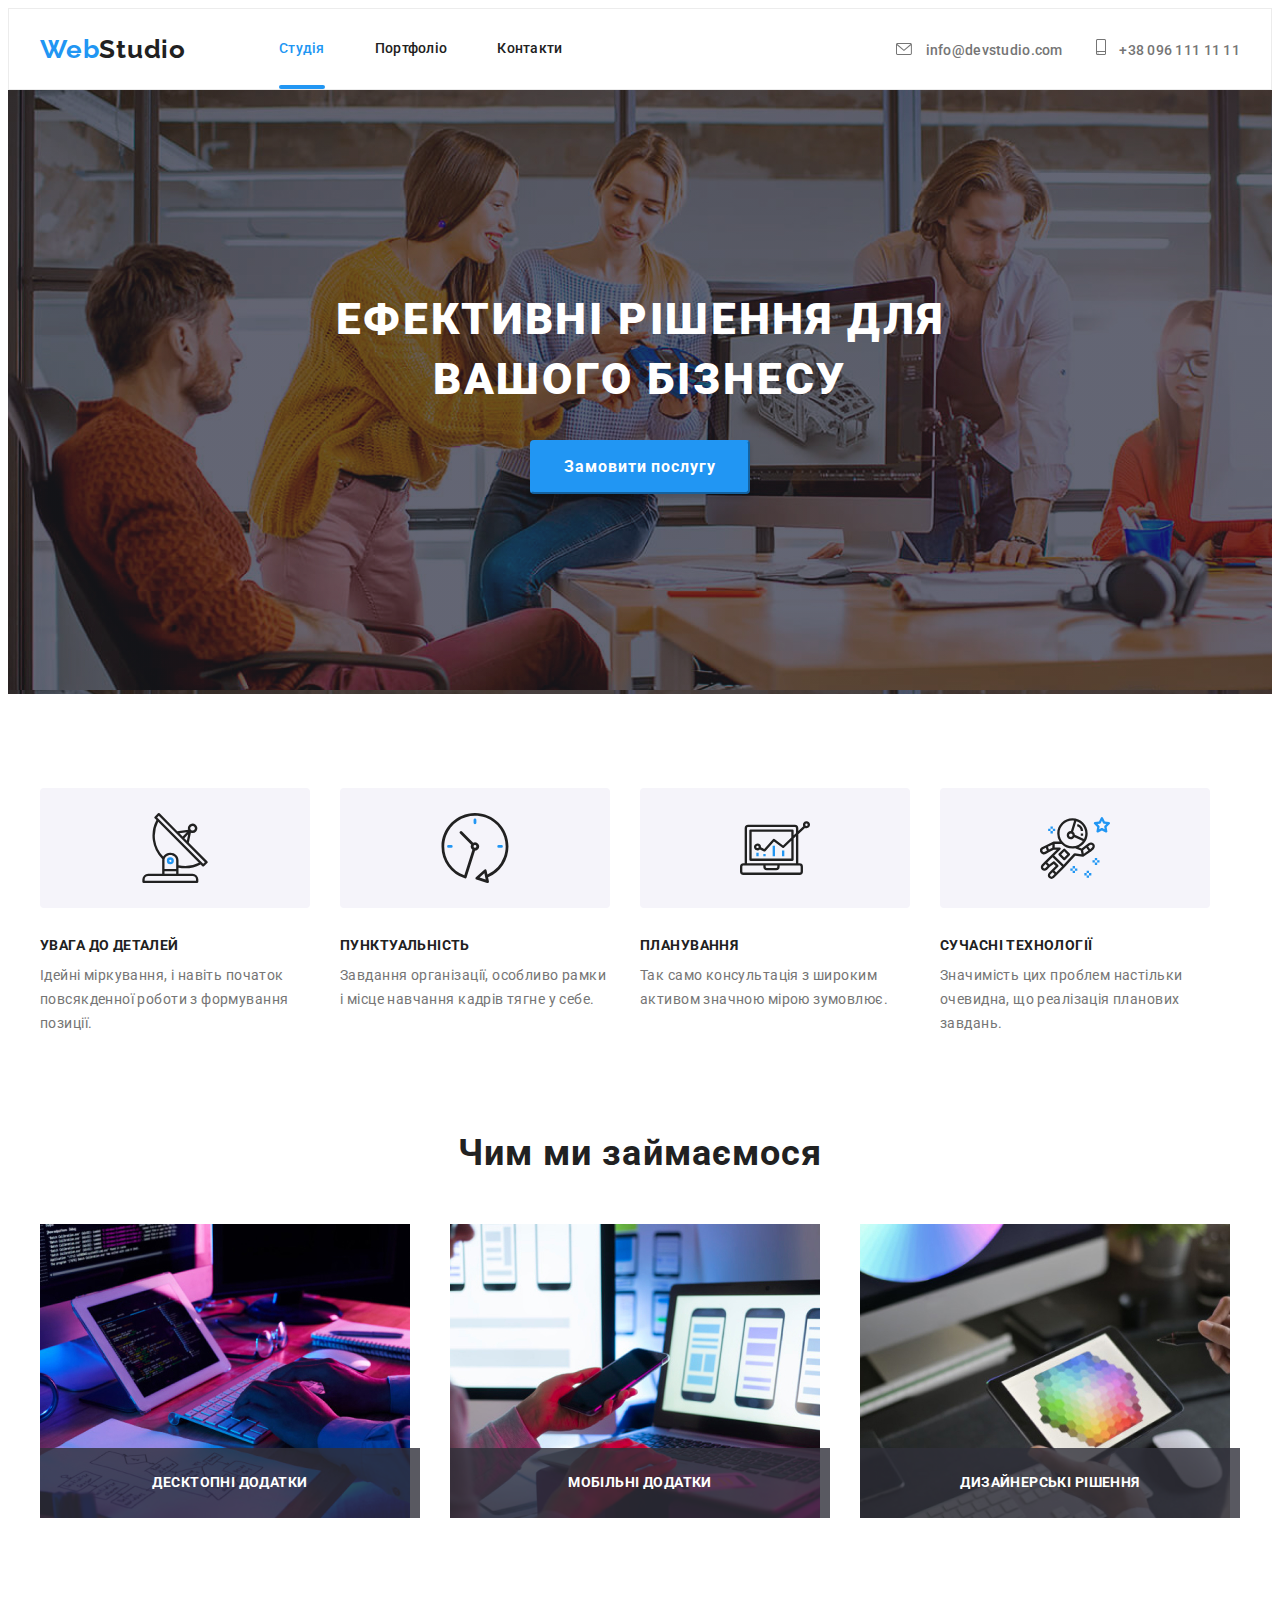
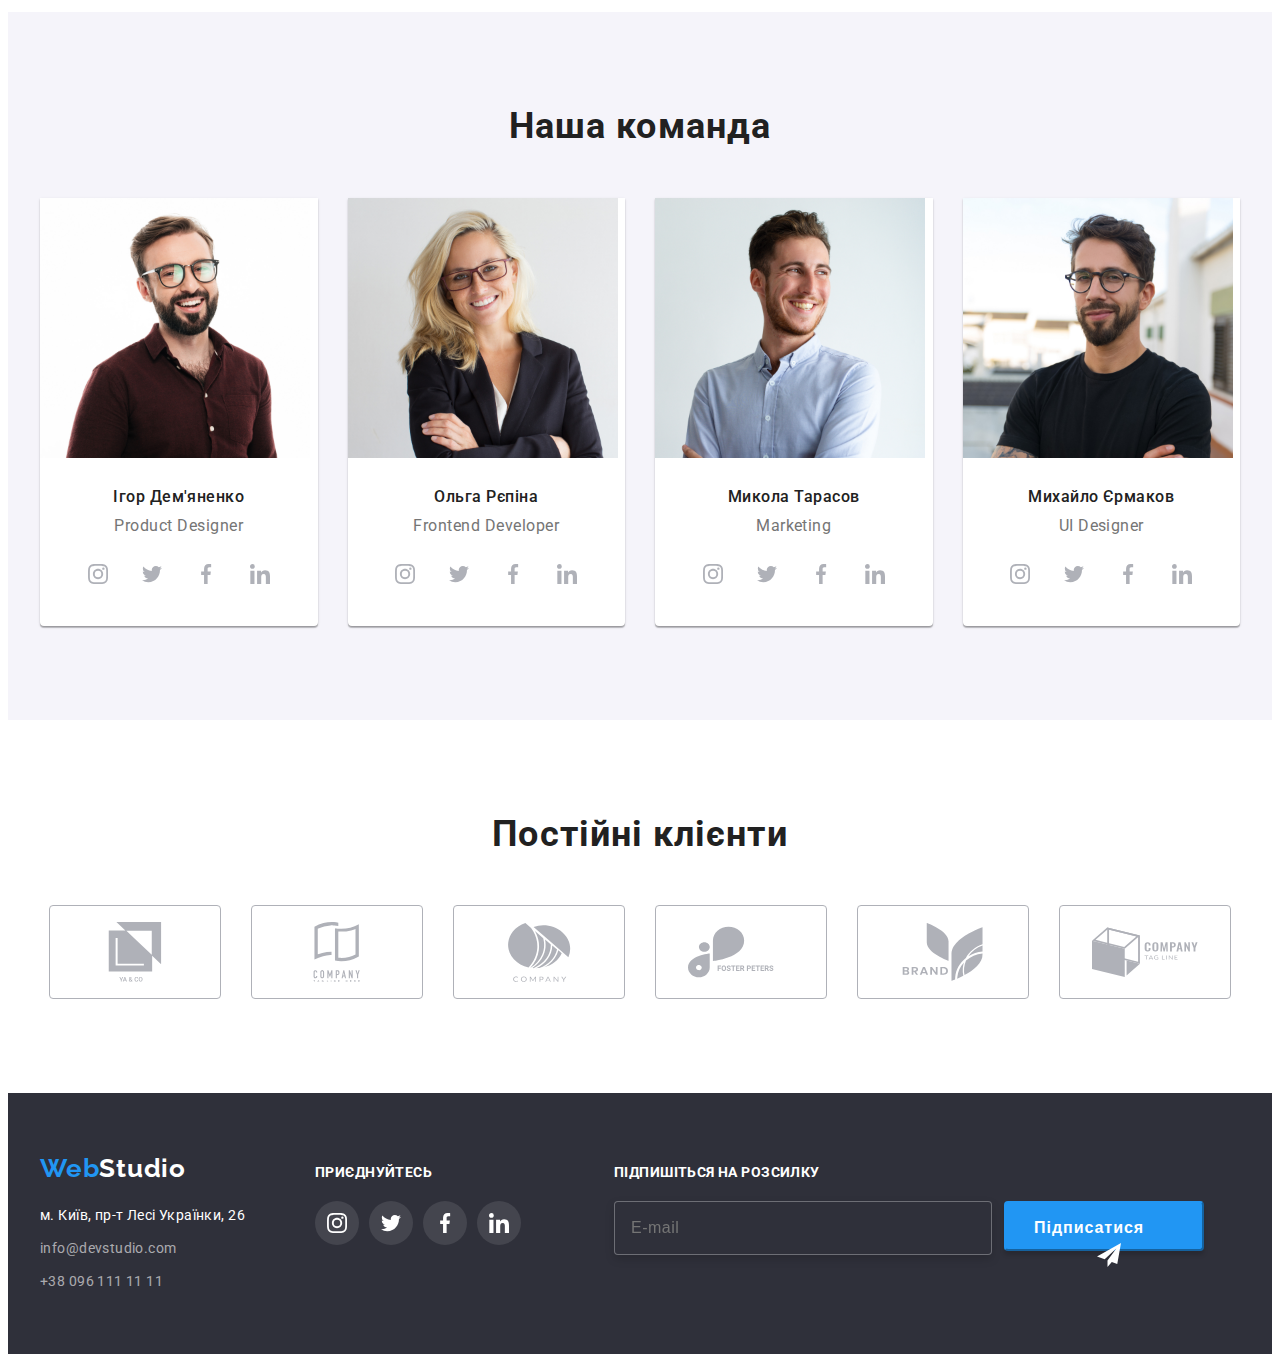
<file: index.html>
<!DOCTYPE html>
<html lang="uk">
  <head>
    <meta charset="UTF-8" />
    <meta http-equiv="X-UA-Compatible" content="IE=edge" />
    <meta name="viewport" content="width=device-width, initial-scale=1.0" />
    <title>Document</title>
    <!--Шрифт-->
    <link rel="preconnect" href="https://fonts.googleapis.com" />
    <link rel="preconnect" href="https://fonts.gstatic.com" crossorigin />
    <link
      href="https://fonts.googleapis.com/css2?family=Raleway:wght@700&family=Roboto:wght@400;500;700;900&display=swap"
      rel="stylesheet"
    />
    <!---->
    <link
      rel="stylesheet"
      href="https://cdnjs.cloudflare.com/ajax/libs/modern-normalize/1.1.0/modern-normalize.min.css"
      integrity="sha512-wpPYUAdjBVSE4KJnH1VR1HeZfpl1ub8YT/NKx4PuQ5NmX2tKuGu6U/JRp5y+Y8XG2tV+wKQpNHVUX03MfMFn9Q=="
      crossorigin="anonymous"
      referrerpolicy="no-referrer"
    />
    <link rel="stylesheet" href="./css/styles.css" />
  </head>
  <body>
    <!--Секція хедер-->
    <header class="header">
      <div class="container header-container">
        <a class="header-logo link" href="./index.html">
          <span>Web</span>Studio
        </a>
        <nav class="header-nav">
          <ul class="header-list list">
            <li class="header-list-item">
              <a class="header-link link nav-link" href=""> Студія </a>
            </li>
            <li class="header-list-item">
              <a class="header-link link" href="./portfolio.html">
                Портфоліо
              </a>
            </li>
            <li class="header-list-item">
              <a class="header-link link" href=""> Контакти </a>
            </li>
          </ul>
        </nav>
        <ul class="header-list-contact list">
          <li class="header-group">
            <a
              class="header-mail link contact"
              href="mailto:info@devstudio.com"
            >
              <svg class="svg-header" width="16" height="12">
                <use href="./images/icons.svg#icon-envelope"></use>
              </svg>
              info@devstudio.com
            </a>
            <a class="header-contact link contact" href="tel:+380961111111">
              <svg class="svg-header" width="10" height="16">
                <use href="./images/icons.svg#icon-smartphone"></use>
              </svg>
              +38 096 111 11 11
            </a>
          </li>
        </ul>
      </div>
    </header>

    <!--Блок унікального контенту-->

    <main class="main">
      <div class="main-div">
        <!-- Секція шапка -->
        <section class="hat">
          <div class="container">
            <h1 class="hat-title">
              Ефективні рішення для <br />
              вашого бізнесу
            </h1>
            <button data-modal-open class="hat-btn" type="button">
              Замовити послугу
            </button>
          </div>
          <!-- Модальне вікно -->
          <div class="is-hidden backdrop" data-modal>
            <div class="modal">
              <button data-modal-close class="modal-close-btn" type="button">
                <svg width="18" height="18">
                  <use href="./images/icons.svg#icon-close"></use>
                </svg>
              </button>

              <form class="modal-form" name="user-data-form">
                <p class="paragrapf-modal">
                  Залиште свої дані, ми вам передзвонимо
                </p>

                <div class="modal-form-div">
                  <label class="label-modal-form">
                    <span class="contact-form-label">Ім'я</span>
                    <input class="input-modal" type="text" name="user-name" />
                    <svg class="icon-form" width="18" height="18">
                      <use href="./images/icons.svg#person"></use>
                    </svg>
                  </label>
                  <label class="label-modal-form">
                    <span class="contact-form-label">Телефон</span>
                    <input class="input-modal" type="phone" name="user-phone" />
                    <svg class="icon-form" width="18" height="18">
                      <use href="./images/icons.svg#phone"></use>
                    </svg>
                  </label>
                  <label class="label-modal-form">
                    <span class="contact-form-label">Пошта</span>
                    <input class="input-modal" type="email" name="user-email" />
                    <svg class="icon-form" width="18" height="18">
                      <use href="./images/icons.svg#email"></use>
                    </svg>
                  </label>
                  <label class="textarea-modal-form">
                    <span class="contact-form-label">Коментар</span>
                    <textarea
                      class="textarea-modal"
                      name="user-massage"
                      rows="5"
                      placeholder="Введіть текст"
                    ></textarea>
                  </label>
                  <label class="form-checkbox">
                    <input
                      class="visually-hidden checkbox-input"
                      type="checkbox"
                      name="user-agreement"
                    />
                    <span class="custom-checkbox">
                      <svg class="checkbox-icon" width="16" height="15">
                        <use href="./images/icons.svg#vector"></use>
                      </svg>
                    </span>
                    <span class="checkbox-agreement"
                      >Погоджуюся з розсилкою та приймаю</span
                    >
                    <a href="" class="link-agreement">Умови договору</a>
                  </label>
                  <button class="btn-modal-form">Відправити</button> -->
                </div>
              </form>
            </div>
          </div>
        </section>
      </div>

      <!--Секція особливості-->
      <section class="features">
        <div class="container">
          <ul class="list list-features">
            <li class="section-features-title">
              <div class="features-icons">
                <svg class="" width="70" height="70">
                  <use href="./images/icons.svg#icon-antenna"></use>
                </svg>
              </div>
              <h3 class="section-title">УВАГА ДО ДЕТАЛЕЙ</h3>
              <p class="section-paragraph">
                Ідейні міркування, і навіть початок повсякденної роботи з
                формування позиції.
              </p>
            </li>
            <li class="section-features-title">
              <div class="features-icons">
                <svg class="" width="70" height="70">
                  <use href="./images/icons.svg#icon-clock"></use>
                </svg>
              </div>
              <h3 class="section-title">ПУНКТУАЛЬНІСТЬ</h3>
              <p class="section-paragraph">
                Завдання організації, особливо рамки і місце навчання кадрів
                тягне у себе.
              </p>
            </li>
            <li class="section-features-title">
              <div class="features-icons">
                <svg class="" width="70" height="70">
                  <use href="./images/icons.svg#icon-diagram"></use>
                </svg>
              </div>
              <h3 class="section-title">ПЛАНУВАННЯ</h3>
              <p class="section-paragraph">
                Так само консультація з широким активом значною мірою зумовлює.
              </p>
            </li>
            <li class="section-features-title">
              <div class="features-icons">
                <svg class="" width="70" height="70">
                  <use href="./images/icons.svg#icon-astronaut"></use>
                </svg>
              </div>
              <h3 class="section-title">СУЧАСНІ ТЕХНОЛОГІЇ</h3>
              <p class="section-paragraph">
                Значимість цих проблем настільки очевидна, що реалізація
                планових завдань.
              </p>
            </li>
          </ul>
        </div>
      </section>

      <!--Секція роботи-->
      <section class="work">
        <div class="container">
          <h2 class="work-section">Чим ми займаємося</h2>
          <ul class="list list-work card-work">
            <li class="work-item card-item">
              <img
                class="img"
                src="./images/images-work/img-1.jpg"
                alt="Написання коду"
                width="370"
                height="294"
              />
              <p class="card-description">Десктопні додатки</p>
            </li>
            <li class="work-item card-item">
              <img
                src="./images/images-work/img-2.jpg"
                alt="Робота з інтерфейсом"
                width="370"
                height="294"
              />
              <p class="card-description">Мобільні додатки</p>
            </li>
            <li class="work-item card-item">
              <img
                src="./images/images-work/img-3.jpg"
                alt="Вибір кольору"
                width="370"
                height="294"
              />
              <p class="card-description">Дизайнерські рішення</p>
            </li>
          </ul>
        </div>
      </section>
      <!--Секція команда-->
      <section class="team">
        <div class="container">
          <h2 class="section-team">Наша команда</h2>
          <ul class="list card-work list-team">
            <li class="card-icon team-icon">
              <img
                src="./images/team/img-1.jpg"
                alt="Игорь Демьяненко"
                width="270"
                height="260"
              />
              <div class="card-wrapper">
                <h3 class="section-name">Ігор Дем'яненко</h3>
                <p class="section-profession" lang="en">Product Designer</p>
              </div>
              <ul class="list list-icons">
                <li class="list-icons-svg">
                  <a
                    class="link link-icons"
                    href=""
                    target="_blank"
                    rel="noopener no-referrer"
                    aria-label="instagram"
                  >
                    <svg class="icons" width="20" height="20">
                      <use href="./images/icons.svg#icon-instagram"></use>
                    </svg>
                  </a>
                </li>
                <li class="list-icons-svg">
                  <a
                    class="link link-icons"
                    href=""
                    target="_blank"
                    rel="noopener no-referrer"
                    aria-label="twitter"
                  >
                    <svg class="icons" width="20" height="20">
                      <use href="./images/icons.svg#icon-twitter"></use>
                    </svg>
                  </a>
                </li>
                <li class="list-icons-svg">
                  <a
                    class="link link-icons"
                    href=""
                    target="_blank"
                    rel="noopener no-referrer"
                    aria-label="facebook"
                  >
                    <svg class="icons" width="20" height="20">
                      <use href="./images/icons.svg#icon-facebook"></use>
                    </svg>
                  </a>
                </li>
                <li class="list-icons-svg">
                  <a
                    class="link link-icons"
                    href=""
                    target="_blank"
                    rel="noopener no-referrer"
                    aria-label="linkedin"
                  >
                    <svg class="icons" width="20" height="20">
                      <use href="./images/icons.svg#icon-linkedin"></use>
                    </svg>
                  </a>
                </li>
              </ul>
            </li>
            <li class="card-icon team-icon">
              <img
                src="./images/team/img-2.jpg"
                alt="Ольга Репина"
                width="270"
                height="260"
              />
              <div class="card-wrapper">
                <h3 class="section-name">Ольга Рєпіна</h3>
                <p class="section-profession" lang="en">Frontend Developer</p>
              </div>
              <ul class="list list-icons">
                <li class="list-icons-svg">
                  <a
                    class="link link-icons"
                    href=""
                    target="_blank"
                    rel="noopener no-referrer"
                    aria-label="instagram"
                  >
                    <svg class="icons" width="20" height="20">
                      <use href="./images/icons.svg#icon-instagram"></use>
                    </svg>
                  </a>
                </li>
                <li class="list-icons-svg">
                  <a
                    class="link link-icons"
                    href=""
                    target="_blank"
                    rel="noopener no-referrer"
                    aria-label="twitter"
                  >
                    <svg class="icons" width="20" height="20">
                      <use href="./images/icons.svg#icon-twitter"></use>
                    </svg>
                  </a>
                </li>
                <li class="list-icons-svg">
                  <a
                    class="link link-icons"
                    href=""
                    target="_blank"
                    rel="noopener no-referrer"
                    aria-label="facebook"
                  >
                    <svg class="icons" width="20" height="20">
                      <use href="./images/icons.svg#icon-facebook"></use>
                    </svg>
                  </a>
                </li>
                <li class="list-icons-svg">
                  <a
                    class="link link-icons"
                    href=""
                    target="_blank"
                    rel="noopener no-referrer"
                    aria-label="linkedin"
                  >
                    <svg class="icons" width="20" height="20">
                      <use href="./images/icons.svg#icon-linkedin"></use>
                    </svg>
                  </a>
                </li>
              </ul>
            </li>
            <li class="card-icon team-icon">
              <img
                src="./images/team/img-3.jpg"
                alt="Николай Тарасов"
                width="270"
                height="260"
              />
              <div class="card-wrapper">
                <h3 class="section-name">Микола Тарасов</h3>
                <p class="section-profession" lang="en">Marketing</p>
              </div>
              <ul class="list list-icons">
                <li class="list-icons-svg">
                  <a
                    class="link link-icons"
                    href=""
                    target="_blank"
                    rel="noopener no-referrer"
                    aria-label="instagram"
                  >
                    <svg class="icons" width="20" height="20">
                      <use href="./images/icons.svg#icon-instagram"></use>
                    </svg>
                  </a>
                </li>
                <li class="list-icons-svg">
                  <a
                    class="link link-icons"
                    href=""
                    target="_blank"
                    rel="noopener no-referrer"
                    aria-label="twitter"
                  >
                    <svg class="icons" width="20" height="20">
                      <use href="./images/icons.svg#icon-twitter"></use>
                    </svg>
                  </a>
                </li>
                <li class="list-icons-svg">
                  <a
                    class="link link-icons"
                    href=""
                    target="_blank"
                    rel="noopener no-referrer"
                    aria-label="facebook"
                  >
                    <svg class="icons" width="20" height="20">
                      <use href="./images/icons.svg#icon-facebook"></use>
                    </svg>
                  </a>
                </li>
                <li class="list-icons-svg">
                  <a
                    class="link link-icons"
                    href=""
                    target="_blank"
                    rel="noopener no-referrer"
                    aria-label="linkedin"
                  >
                    <svg class="icons" width="20" height="20">
                      <use href="./images/icons.svg#icon-linkedin"></use>
                    </svg>
                  </a>
                </li>
              </ul>
            </li>
            <li class="card-icon team-icon">
              <img
                src="./images/team/img-4.jpg"
                alt="Михаил Ермаков"
                width="270"
                height="260"
              />
              <div class="card-wrapper">
                <h3 class="section-name">Михайло Єрмаков</h3>
                <p class="section-profession" lang="en">UI Designer</p>
              </div>
              <ul class="list list-icons">
                <li class="list-icons-svg">
                  <a
                    class="link link-icons"
                    href=""
                    target="_blank"
                    rel="noopener no-referrer"
                    aria-label="instagram"
                  >
                    <svg class="icons" width="20" height="20">
                      <use href="./images/icons.svg#icon-instagram"></use>
                    </svg>
                  </a>
                </li>
                <li class="list-icons-svg">
                  <a
                    class="link link-icons"
                    href=""
                    target="_blank"
                    rel="noopener no-referrer"
                    aria-label="twitter"
                  >
                    <svg class="icons" width="20" height="20">
                      <use href="./images/icons.svg#icon-twitter"></use>
                    </svg>
                  </a>
                </li>
                <li class="list-icons-svg">
                  <a
                    class="link link-icons"
                    href=""
                    target="_blank"
                    rel="noopener no-referrer"
                    aria-label="facebook"
                  >
                    <svg class="icons" width="20" height="20">
                      <use href="./images/icons.svg#icon-facebook"></use>
                    </svg>
                  </a>
                </li>
                <li class="list-icons-svg">
                  <a
                    class="link link-icons"
                    href=""
                    target="_blank"
                    rel="noopener no-referrer"
                    aria-label="linkedin"
                  >
                    <svg class="icons" width="20" height="20">
                      <use href="./images/icons.svg#icon-linkedin"></use>
                    </svg>
                  </a>
                </li>
              </ul>
            </li>
          </ul>
        </div>
      </section>
      <!-- Клієнти -->
      <section class="customers">
        <div class="container">
          <h2 class="section-customers">Постійні клієнти</h2>
          <ul class="list card-customers">
            <li class="list-customers">
              <a
                class="link link-customers"
                href=""
                target="_blank"
                rel="noopener no-referrer"
                aria-label=""
              >
                <svg width="106" height="60">
                  <use href="./images/icons.svg#icon-group"></use>
                </svg>
              </a>
            </li>
            <li class="list-customers">
              <a
                class="link link-customers"
                href=""
                target="_blank"
                rel="noopener no-referrer"
                aria-label=""
              >
                <svg width="106" height="60">
                  <use href="./images/icons.svg#icon-group-1"></use>
                </svg>
              </a>
            </li>
            <li class="list-customers">
              <a
                class="link link-customers"
                href=""
                target="_blank"
                rel="noopener no-referrer"
                aria-label=""
              >
                <svg width="106" height="60">
                  <use href="./images/icons.svg#icon-group-2"></use>
                </svg>
              </a>
            </li>
            <li class="list-customers">
              <a
                class="link link-customers"
                href=""
                target="_blank"
                rel="noopener no-referrer"
                aria-label=""
              >
                <svg width="106" height="60">
                  <use href="./images/icons.svg#icon-group-3"></use>
                </svg>
              </a>
            </li>
            <li class="list-customers">
              <a
                class="link link-customers"
                href=""
                target="_blank"
                rel="noopener no-referrer"
                aria-label=""
              >
                <svg width="106" height="60">
                  <use href="./images/icons.svg#icon-group-4"></use>
                </svg>
              </a>
            </li>
            <li class="list-customers">
              <a
                class="link link-customers"
                href=""
                target="_blank"
                rel="noopener no-referrer"
                aria-label=""
              >
                <svg width="106" height="60">
                  <use href="./images/icons.svg#icon-group-5"></use>
                </svg>
              </a>
            </li>
          </ul>
        </div>
      </section>
    </main>
    <!--Секція футер-->
    <footer class="footer">
      <div class="container footer-container">
        <div class="footer-social">
          <div class="footer-address-contact">
            <a class="footer-logo link" href=""><span>Web</span>Studio</a>
            <address class="footer-address">
              <ul class="list footer-list">
                <li class="footer-contact">
                  <a class="footer-second-address link" href=""
                    >м. Київ, пр-т Лесі Українки, 26</a
                  >
                </li>
                <li class="footer-contact">
                  <a class="footer-mail link" href="mailto:info@example.com"
                    >info@devstudio.com</a
                  >
                </li>
                <li class="footer-contact">
                  <a class="footer-contact link" href="tel:+380991111111"
                    >+38 096 111 11 11</a
                  >
                </li>
              </ul>
            </address>
          </div>
          <div class="footer-social-icons">
            <h3 class="join">приєднуйтесь</h3>
            <ul class="list footer-list-icons">
              <li class="footer-icons">
                <a
                  class="link footer-link-icons"
                  href=""
                  target="_blank"
                  rel="noopener no-referrer"
                  aria-label="instagram"
                >
                  <svg width="20" height="20">
                    <use href="./images/icons.svg#icon-instagram"></use>
                  </svg>
                </a>
              </li>
              <li class="footer-icons">
                <a
                  class="link footer-link-icons"
                  href=""
                  target="_blank"
                  rel="noopener no-referrer"
                  aria-label="twitter"
                >
                  <svg width="20" height="20">
                    <use href="./images/icons.svg#icon-twitter"></use>
                  </svg>
                </a>
              </li>
              <li class="footer-icons">
                <a
                  class="link footer-link-icons"
                  href=""
                  target="_blank"
                  rel="noopener no-referrer"
                  aria-label="facebook"
                >
                  <svg width="20" height="20">
                    <use href="./images/icons.svg#icon-facebook"></use>
                  </svg>
                </a>
              </li>
              <li class="footer-icons">
                <a
                  class="link footer-link-icons"
                  href=""
                  target="_blank"
                  rel="noopener no-referrer"
                  aria-label="linkedin"
                >
                  <svg width="20" height="20">
                    <use href="./images/icons.svg#icon-linkedin"></use>
                  </svg>
                </a>
              </li>
            </ul>
          </div>
          <div class="footer-email-address">
            <p class="footer-email-paragraph">Підпишіться на розсилку</p>
            <form class="footer-form" name="email-form">
              <label class="footer-label">
                <input
                  class="footer-input"
                  type="email"
                  name="user-email"
                  placeholder="E-mail"
                />
              </label>
              <button type="submit" class="button-form">
                Підписатися
                <svg class="button-form-svg" width="24" height="24">
                  <use href="./images/icons.svg#icon-telegram"></use>
                </svg>
              </button>
            </form>
          </div>
        </div>
      </div>
    </footer>

    <script src="./js/modal.js"></script>
  </body>
</html>
</file>
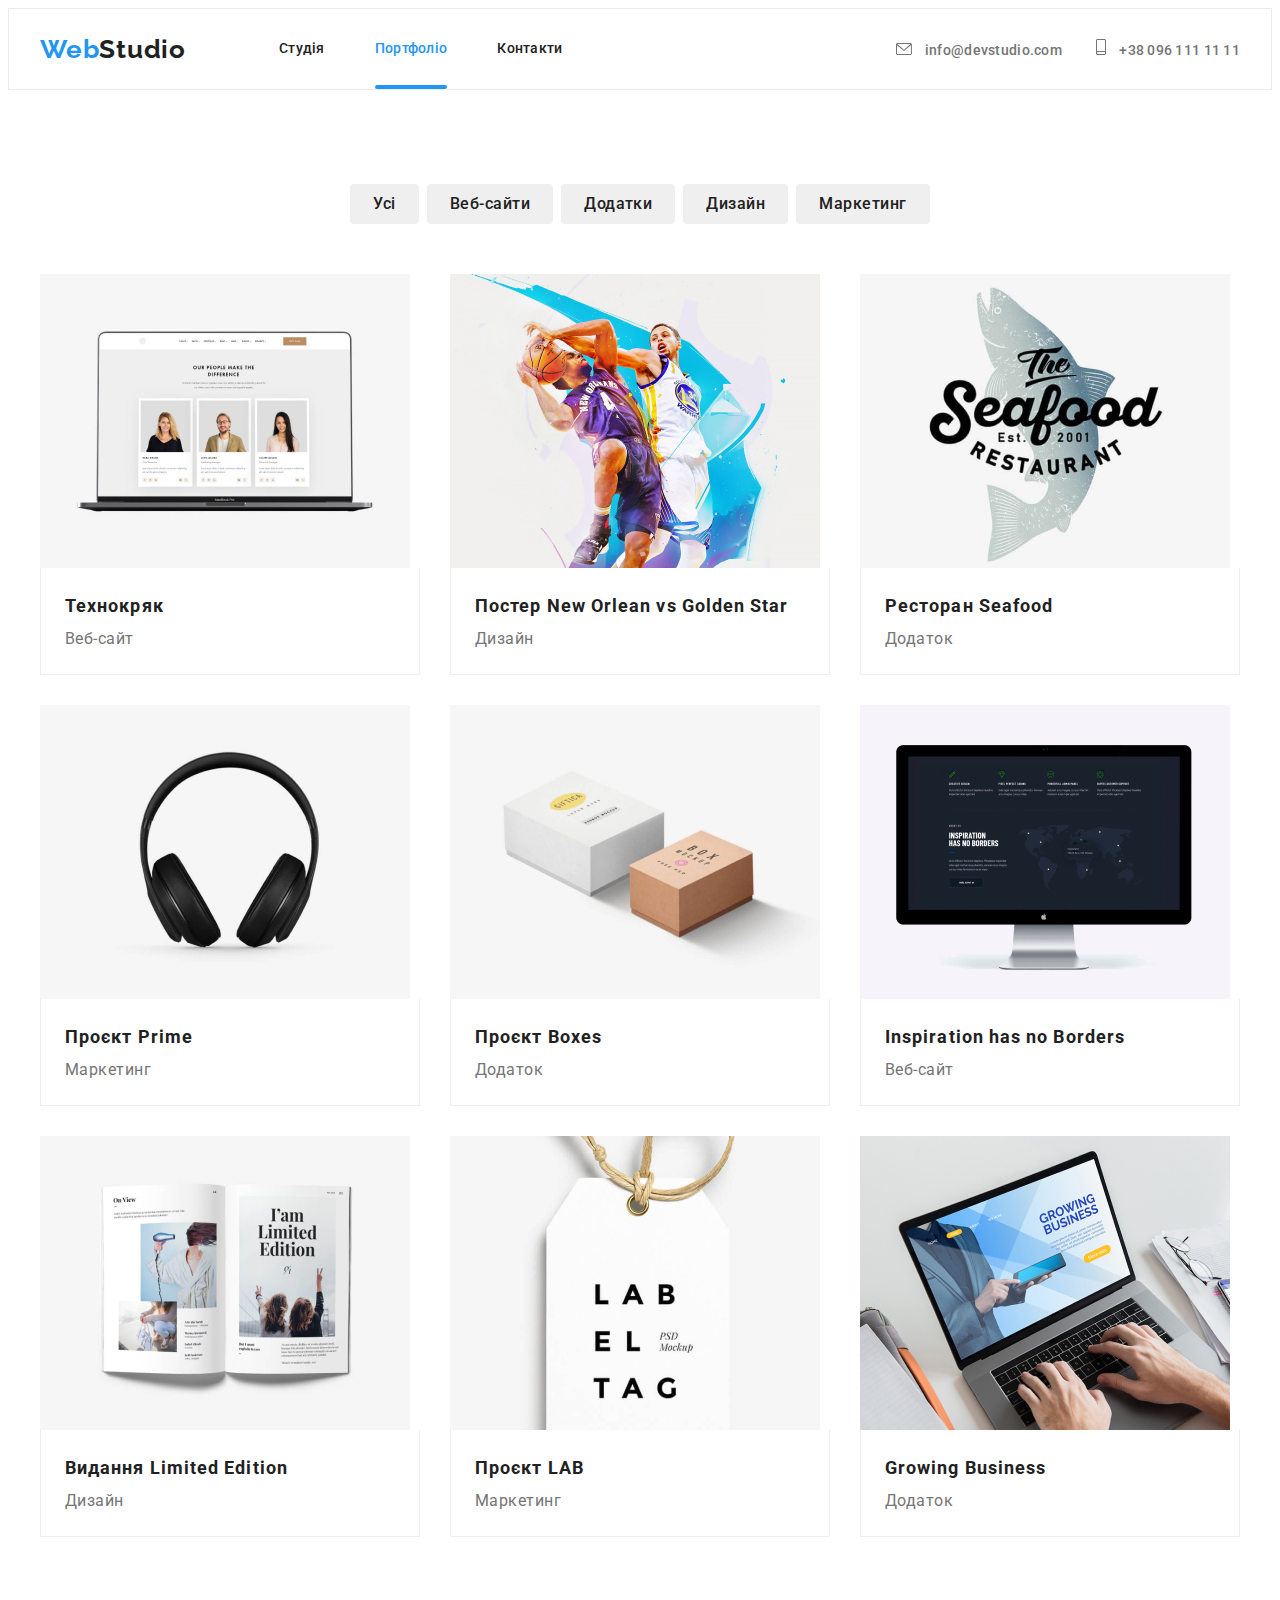
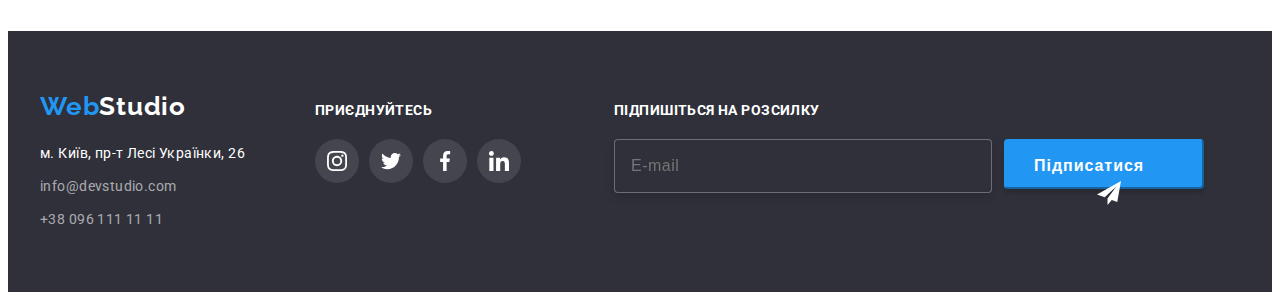
<file: portfolio.html>
<!DOCTYPE html>
<html lang="uk">
  <head>
    <meta charset="UTF-8" />
    <meta http-equiv="X-UA-Compatible" content="IE=edge" />
    <meta name="viewport" content="width=device-width, initial-scale=1.0" />
    <title>Document</title>
    <!--Шрифт-->
    <link rel="preconnect" href="https://fonts.googleapis.com" />
    <link rel="preconnect" href="https://fonts.gstatic.com" crossorigin />
    <link
      href="https://fonts.googleapis.com/css2?family=Raleway:wght@700&family=Roboto:wght@400;500;700;900&display=swap"
      rel="stylesheet"
    />
    <!---->
    <link
      rel="stylesheet"
      href="https://cdnjs.cloudflare.com/ajax/libs/modern-normalize/1.1.0/modern-normalize.min.css"
      integrity="sha512-wpPYUAdjBVSE4KJnH1VR1HeZfpl1ub8YT/NKx4PuQ5NmX2tKuGu6U/JRp5y+Y8XG2tV+wKQpNHVUX03MfMFn9Q=="
      crossorigin="anonymous"
      referrerpolicy="no-referrer"
    />
    <link rel="stylesheet" href="./css/styles.css" />
  </head>
  <body>
    <!--Секція хедер-->
    <header class="header">
      <div class="container header-container">
        <a class="header-logo link" href="./index.html">
          <span>Web</span>Studio
        </a>
        <nav class="header-nav">
          <ul class="header-list list">
            <li class="header-list-item">
              <a class="header-link link" href="./index.html"> Студія </a>
            </li>
            <li class="header-list-item">
              <a class="header-link link nav-link" href="./portfolio.html">
                Портфоліо
              </a>
            </li>
            <li class="header-list-item">
              <a class="header-link link" href=""> Контакти </a>
            </li>
          </ul>
        </nav>
        <ul class="header-list-contact list">
          <li class="header-group">
            <a
              class="header-mail link contact"
              href="mailto:info@devstudio.com"
            >
              <svg class="svg-header" width="16" height="12">
                <use href="./images/icons.svg#icon-envelope"></use>
              </svg>
              info@devstudio.com</a
            >
            <a class="header-contact link contact" href="tel:+380961111111">
              <svg class="svg-header" width="10" height="16">
                <use href="./images/icons.svg#icon-smartphone"></use>
              </svg>
              +38 096 111 11 11</a
            >
          </li>
        </ul>
      </div>
    </header>

    <!--Блок унікального контенту-->

    <main class="main">
      <!--Фільтр робіт-->
      <section class="section-work">
        <div class="container work-container">
          <ul class="list list-button">
            <li class="button-work">
              <button class="list-btn" type="button">Усі</button>
            </li>
            <li class="button-work">
              <button class="list-btn" type="button">Веб-сайти</button>
            </li>
            <li class="button-work">
              <button class="list-btn" type="button">Додатки</button>
            </li>
            <li class="button-work">
              <button class="list-btn" type="button">Дизайн</button>
            </li>
            <li class="button-work">
              <button class="list-btn" type="button">Маркетинг</button>
            </li>
          </ul>

          <!--Проекти-->

          <ul class="list list-images card-work">
            <li class="project-images card-icon">
              <a href="" class="link card-project">
                <div class="portfolio-overlay">
                  <img
                    src="./images/images-portfolio/img-1.jpg"
                    alt=""
                    width="370"
                    height="294"
                  />
                  <p class="portfolio-description">
                    Ресурс пропонує комплексні пропозиції з різним рівнем
                    функціоналу та сервісів. Все це дозволить відвідувачу
                    отримати вичерпні відомості про компанію чи приватну особу.
                  </p>
                </div>
                <div class="project-wrapper">
                  <h2 class="project">Технокряк</h2>
                  <p class="project-paragraph">Веб-сайт</p>
                </div>
              </a>
            </li>
            <li class="project-images card-icon">
              <a href="" class="link card-project">
                <div class="portfolio-overlay">
                  <img
                    src="./images/images-portfolio/img-2.jpg"
                    alt=""
                    width="370"
                    height="294"
                  />
                  <p class="portfolio-description">
                    Ресурс пропонує комплексні пропозиції з різним рівнем
                    функціоналу та сервісів. Все це дозволить відвідувачу
                    отримати вичерпні відомості про компанію чи приватну особу.
                  </p>
                </div>
                <div class="project-wrapper">
                  <h2 class="project">Постер New Orlean vs Golden Star</h2>
                  <p class="project-paragraph">Дизайн</p>
                </div>
              </a>
            </li>
            <li class="project-images card-icon">
              <a href="" class="link card-project">
                <div class="portfolio-overlay">
                  <img
                    src="./images/images-portfolio/img-3.jpg"
                    alt=""
                    width="370"
                    height="294"
                  />
                  <p class="portfolio-description">
                    Ресурс пропонує комплексні пропозиції з різним рівнем
                    функціоналу та сервісів. Все це дозволить відвідувачу
                    отримати вичерпні відомості про компанію чи приватну особу.
                  </p>
                </div>
                <div class="project-wrapper">
                  <h2 class="project">Ресторан Seafood</h2>
                  <p class="project-paragraph">Додаток</p>
                </div>
              </a>
            </li>
            <li class="project-images card-icon">
              <a href="" class="link card-project">
                <div class="portfolio-overlay">
                  <img
                    src="./images/images-portfolio/img-4.jpg"
                    alt=""
                    width="370"
                    height="294"
                  />
                  <p class="portfolio-description">
                    Ресурс пропонує комплексні пропозиції з різним рівнем
                    функціоналу та сервісів. Все це дозволить відвідувачу
                    отримати вичерпні відомості про компанію чи приватну особу.
                  </p>
                </div>
                <div class="project-wrapper">
                  <h2 class="project">Проєкт Prime</h2>
                  <p class="project-paragraph">Маркетинг</p>
                </div>
              </a>
            </li>
            <li class="project-images card-icon">
              <a href="" class="link card-project">
                <div class="portfolio-overlay">
                  <img
                    src="./images/images-portfolio/img-5.jpg"
                    alt=""
                    width="370"
                    height="294"
                  />
                  <p class="portfolio-description">
                    Ресурс пропонує комплексні пропозиції з різним рівнем
                    функціоналу та сервісів. Все це дозволить відвідувачу
                    отримати вичерпні відомості про компанію чи приватну особу.
                  </p>
                </div>
                <div class="project-wrapper">
                  <h2 class="project">Проєкт Boxes</h2>
                  <p class="project-paragraph">Додаток</p>
                </div>
              </a>
            </li>
            <li class="project-images card-icon">
              <a href="" class="link card-project">
                <div class="portfolio-overlay">
                  <img
                    src="./images/images-portfolio/img-6.jpg"
                    alt=""
                    width="370"
                    height="294"
                  />
                  <p class="portfolio-description">
                    Ресурс пропонує комплексні пропозиції з різним рівнем
                    функціоналу та сервісів. Все це дозволить відвідувачу
                    отримати вичерпні відомості про компанію чи приватну особу.
                  </p>
                </div>
                <div class="project-wrapper">
                  <h2 class="project">Inspiration has no Borders</h2>
                  <p class="project-paragraph">Веб-сайт</p>
                </div>
              </a>
            </li>
            <li class="project-images card-icon">
              <a href="" class="link card-project">
                <div class="portfolio-overlay">
                  <img
                    src="./images/images-portfolio/img-7.jpg"
                    alt=""
                    width="370"
                    height="294"
                  />
                  <p class="portfolio-description">
                    Ресурс пропонує комплексні пропозиції з різним рівнем
                    функціоналу та сервісів. Все це дозволить відвідувачу
                    отримати вичерпні відомості про компанію чи приватну особу.
                  </p>
                </div>
                <div class="project-wrapper">
                  <h2 class="project">Видання Limited Edition</h2>
                  <p class="project-paragraph">Дизайн</p>
                </div>
              </a>
            </li>
            <li class="project-images card-icon">
              <a href="" class="link card-project">
                <div class="portfolio-overlay">
                  <img
                    src="./images/images-portfolio/img-8.jpg"
                    alt=""
                    width="370"
                    height="294"
                  />
                  <p class="portfolio-description">
                    Ресурс пропонує комплексні пропозиції з різним рівнем
                    функціоналу та сервісів. Все це дозволить відвідувачу
                    отримати вичерпні відомості про компанію чи приватну особу.
                  </p>
                </div>
                <div class="project-wrapper">
                  <h2 class="project">Проєкт LAB</h2>
                  <p class="project-paragraph">Маркетинг</p>
                </div>
              </a>
            </li>
            <li class="project-images card-icon">
              <a href="" class="link card-project">
                <div class="portfolio-overlay">
                  <img
                    src="./images/images-portfolio/img-9.jpg"
                    alt=""
                    width="370"
                    height="294"
                  />
                  <p class="portfolio-description">
                    Ресурс пропонує комплексні пропозиції з різним рівнем
                    функціоналу та сервісів. Все це дозволить відвідувачу
                    отримати вичерпні відомості про компанію чи приватну особу.
                  </p>
                </div>
                <div class="project-wrapper">
                  <h2 class="project">Growing Business</h2>
                  <p class="project-paragraph">Додаток</p>
                </div>
              </a>
            </li>
          </ul>
        </div>
      </section>
    </main>
    <!--Секція футер-->

    <footer class="footer">
      <div class="container footer-container">
        <div class="footer-social">
          <div class="footer-address-contact">
            <a class="footer-logo link" href=""><span>Web</span>Studio</a>
            <address class="footer-address">
              <ul class="list footer-list">
                <li class="footer-contact">
                  <a class="footer-second-address link" href=""
                    >м. Київ, пр-т Лесі Українки, 26</a
                  >
                </li>
                <li class="footer-contact">
                  <a class="footer-mail link" href="mailto:info@example.com"
                    >info@devstudio.com</a
                  >
                </li>
                <li class="footer-contact">
                  <a class="footer-contact link" href="tel:+380991111111"
                    >+38 096 111 11 11</a
                  >
                </li>
              </ul>
            </address>
          </div>
          <div class="footer-social-icons">
            <h3 class="join">приєднуйтесь</h3>
            <ul class="list footer-list-icons">
              <li class="footer-icons">
                <a
                  class="link footer-link-icons"
                  href=""
                  target="_blank"
                  rel="noopener no-referrer"
                  aria-label="instagram"
                >
                  <svg width="20" height="20">
                    <use href="./images/icons.svg#icon-instagram"></use>
                  </svg>
                </a>
              </li>
              <li class="footer-icons">
                <a
                  class="link footer-link-icons"
                  href=""
                  target="_blank"
                  rel="noopener no-referrer"
                  aria-label="twitter"
                >
                  <svg width="20" height="20">
                    <use href="./images/icons.svg#icon-twitter"></use>
                  </svg>
                </a>
              </li>
              <li class="footer-icons">
                <a
                  class="link footer-link-icons"
                  href=""
                  target="_blank"
                  rel="noopener no-referrer"
                  aria-label="facebook"
                >
                  <svg width="20" height="20">
                    <use href="./images/icons.svg#icon-facebook"></use>
                  </svg>
                </a>
              </li>
              <li class="footer-icons">
                <a
                  class="link footer-link-icons"
                  href=""
                  target="_blank"
                  rel="noopener no-referrer"
                  aria-label="linkedin"
                >
                  <svg width="20" height="20">
                    <use href="./images/icons.svg#icon-linkedin"></use>
                  </svg>
                </a>
              </li>
            </ul>
          </div>
          <div class="footer-email-address">
            <p class="footer-email-paragraph">Підпишіться на розсилку</p>
            <form class="footer-form" name="email-form">
              <label class="footer-label">
                <input
                  class="footer-input"
                  type="email"
                  name="user-email"
                  placeholder="E-mail"
                />
              </label>
              <button type="submit" class="button-form">
                Підписатися
                <svg class="button-form-svg" width="24" height="24">
                  <use href="./images/icons.svg#icon-telegram"></use>
                </svg>
              </button>
            </form>
          </div>
        </div>
      </div>
    </footer>
  </body>
</html>
</file>
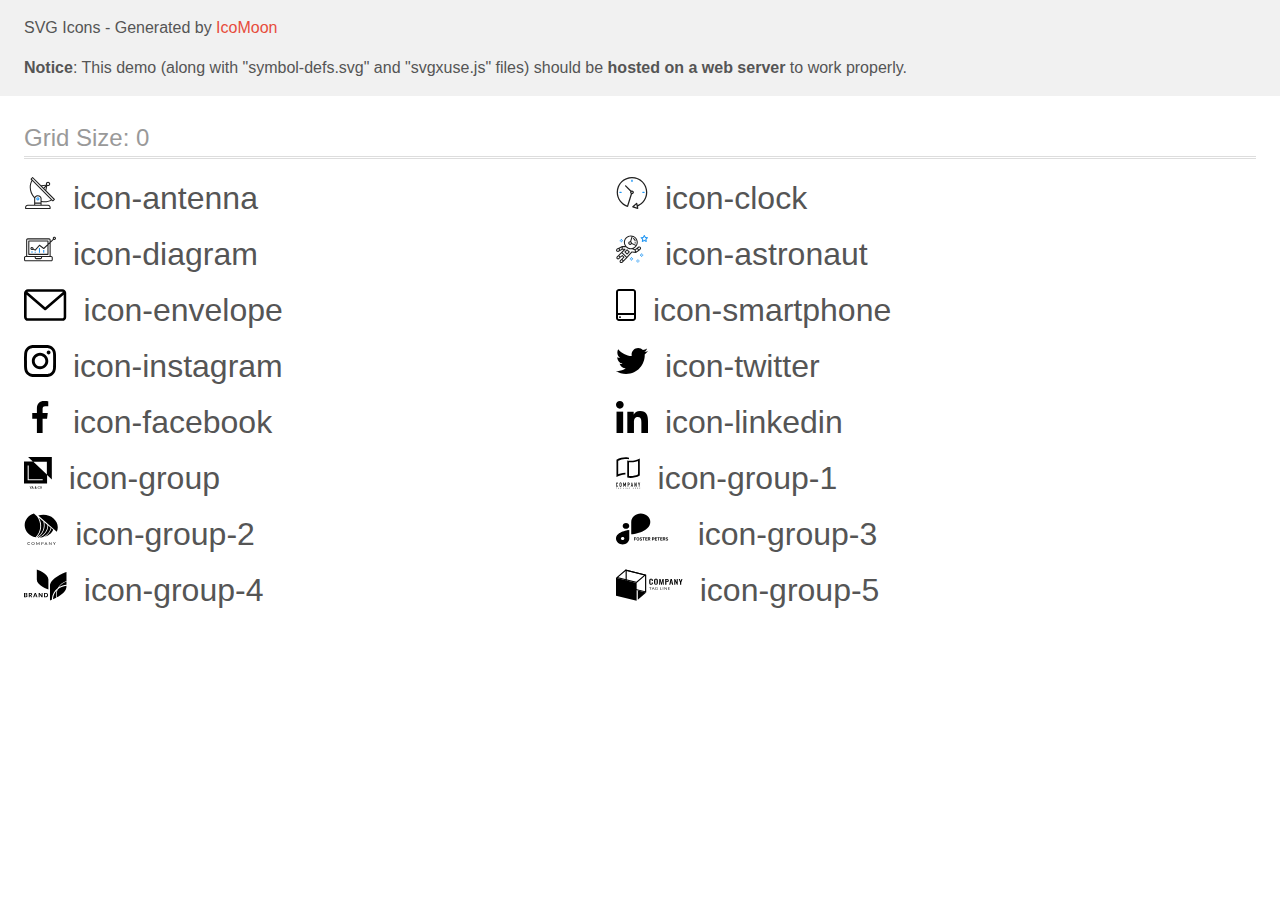
<file: images/icons/icomoon/demo-external-svg.html>
<!doctype html>
<html>
<head>
    <title>IcoMoon - SVG Icons</title>
    <meta charset="utf-8">
    <meta name="viewport" content="width=device-width, initial-scale=1">
    <link rel="stylesheet" href="demo-files/demo.css">
    <link rel="stylesheet" href="style.css">
</head>
<body>
<header class="bgc1 clearfix">
<div class="mhl">
    <p>SVG Icons - Generated by <a href="https://icomoon.io/app">IcoMoon</a></p><p><strong>Notice</strong>: This demo (along with "symbol-defs.svg" and "svgxuse.js" files) should be <b>hosted on a web server</b> to work properly.</p>
</div>
</header>
    <div class="clearfix mhl ptl">
        <h1 class="mvm mtn fgc1">Grid Size: 0</h1>
        <div class="glyph fs1">
            <div class="clearfix pbs">
                <svg class="icon icon-antenna"><use xlink:href="symbol-defs.svg#icon-antenna"></use></svg><span class="name"> icon-antenna</span>
            </div>
        </div>
        <div class="glyph fs1">
            <div class="clearfix pbs">
                <svg class="icon icon-clock"><use xlink:href="symbol-defs.svg#icon-clock"></use></svg><span class="name"> icon-clock</span>
            </div>
        </div>
        <div class="glyph fs1">
            <div class="clearfix pbs">
                <svg class="icon icon-diagram"><use xlink:href="symbol-defs.svg#icon-diagram"></use></svg><span class="name"> icon-diagram</span>
            </div>
        </div>
        <div class="glyph fs1">
            <div class="clearfix pbs">
                <svg class="icon icon-astronaut"><use xlink:href="symbol-defs.svg#icon-astronaut"></use></svg><span class="name"> icon-astronaut</span>
            </div>
        </div>
        <div class="glyph fs1">
            <div class="clearfix pbs">
                <svg class="icon icon-envelope"><use xlink:href="symbol-defs.svg#icon-envelope"></use></svg><span class="name"> icon-envelope</span>
            </div>
        </div>
        <div class="glyph fs1">
            <div class="clearfix pbs">
                <svg class="icon icon-smartphone"><use xlink:href="symbol-defs.svg#icon-smartphone"></use></svg><span class="name"> icon-smartphone</span>
            </div>
        </div>
        <div class="glyph fs1">
            <div class="clearfix pbs">
                <svg class="icon icon-instagram"><use xlink:href="symbol-defs.svg#icon-instagram"></use></svg><span class="name"> icon-instagram</span>
            </div>
        </div>
        <div class="glyph fs1">
            <div class="clearfix pbs">
                <svg class="icon icon-twitter"><use xlink:href="symbol-defs.svg#icon-twitter"></use></svg><span class="name"> icon-twitter</span>
            </div>
        </div>
        <div class="glyph fs1">
            <div class="clearfix pbs">
                <svg class="icon icon-facebook"><use xlink:href="symbol-defs.svg#icon-facebook"></use></svg><span class="name"> icon-facebook</span>
            </div>
        </div>
        <div class="glyph fs1">
            <div class="clearfix pbs">
                <svg class="icon icon-linkedin"><use xlink:href="symbol-defs.svg#icon-linkedin"></use></svg><span class="name"> icon-linkedin</span>
            </div>
        </div>
        <div class="glyph fs1">
            <div class="clearfix pbs">
                <svg class="icon icon-group"><use xlink:href="symbol-defs.svg#icon-group"></use></svg><span class="name"> icon-group</span>
            </div>
        </div>
        <div class="glyph fs1">
            <div class="clearfix pbs">
                <svg class="icon icon-group-1"><use xlink:href="symbol-defs.svg#icon-group-1"></use></svg><span class="name"> icon-group-1</span>
            </div>
        </div>
        <div class="glyph fs1">
            <div class="clearfix pbs">
                <svg class="icon icon-group-2"><use xlink:href="symbol-defs.svg#icon-group-2"></use></svg><span class="name"> icon-group-2</span>
            </div>
        </div>
        <div class="glyph fs1">
            <div class="clearfix pbs">
                <svg class="icon icon-group-3"><use xlink:href="symbol-defs.svg#icon-group-3"></use></svg><span class="name"> icon-group-3</span>
            </div>
        </div>
        <div class="glyph fs1">
            <div class="clearfix pbs">
                <svg class="icon icon-group-4"><use xlink:href="symbol-defs.svg#icon-group-4"></use></svg><span class="name"> icon-group-4</span>
            </div>
        </div>
        <div class="glyph fs1">
            <div class="clearfix pbs">
                <svg class="icon icon-group-5"><use xlink:href="symbol-defs.svg#icon-group-5"></use></svg><span class="name"> icon-group-5</span>
            </div>
        </div>
  </div>
<script defer src="svgxuse.js"></script>
</body>
</html>
</file>
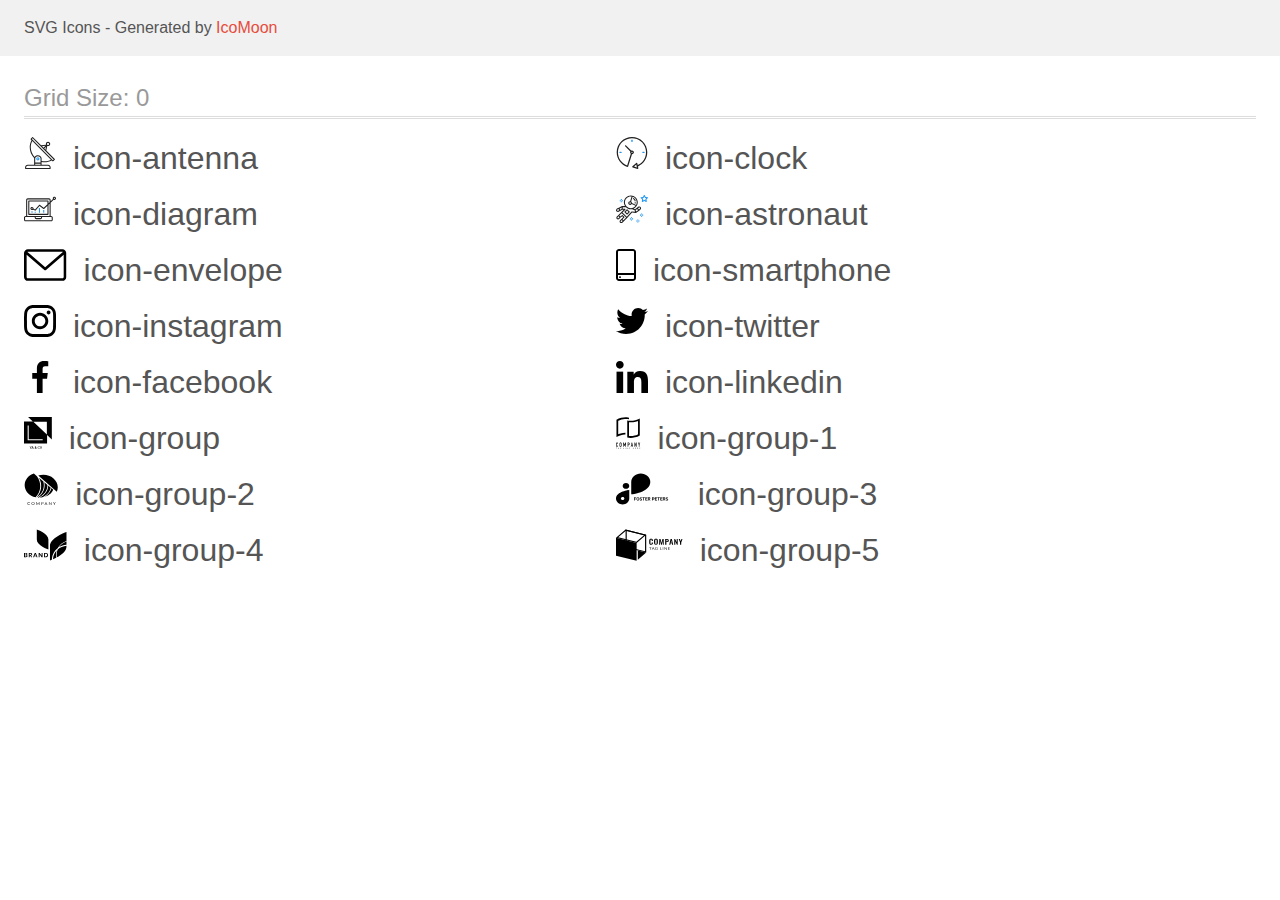
<file: images/icons/icomoon/demo.html>
<!doctype html>
<html>
<head>
    <title>IcoMoon - SVG Icons</title>
    <meta charset="utf-8">
    <meta name="viewport" content="width=device-width, initial-scale=1">
    <link rel="stylesheet" href="demo-files/demo.css">
    <link rel="stylesheet" href="style.css">
</head>
<body>
<svg aria-hidden="true" style="position: absolute; width: 0; height: 0; overflow: hidden;" version="1.1" xmlns="http://www.w3.org/2000/svg" xmlns:xlink="http://www.w3.org/1999/xlink">
<defs>
<symbol id="icon-antenna" viewBox="0 0 32 32">
<path fill="#212121" style="fill: var(--color1, #212121)" d="M30.773 22.098l-8.443-8.505 0.937-4.615c0.242 0.094 0.499 0.144 0.758 0.146h0.006c1.192 0.014 2.17-0.941 2.184-2.133s-0.941-2.17-2.133-2.184c-1.192-0.014-2.17 0.941-2.184 2.133-0.003 0.255 0.039 0.509 0.125 0.749l-4.96 0.605-8.091-8.133c-0.099-0.101-0.235-0.159-0.377-0.16-0.14 0.001-0.274 0.056-0.373 0.155l-1.513 1.504c-0.208 0.208-0.208 0.546 0 0.754l0.814 0.826c-3.153 5.798-2.129 12.978 2.519 17.663 0.043 0.041 0.092 0.074 0.146 0.098-0.034 0.18-0.051 0.364-0.052 0.547v6.187h-6.4c-1.472 0.002-2.665 1.195-2.667 2.667v1.067c0 0.295 0.239 0.533 0.533 0.533h24.533c0.295 0 0.533-0.239 0.533-0.533v-1.067c-0.002-1.472-1.195-2.665-2.667-2.667h-6.4v-2.742c1.003 0.21 2.024 0.317 3.049 0.32 2.458-0.003 4.877-0.615 7.040-1.783l0.818 0.823c0.099 0.101 0.235 0.159 0.377 0.16 0.14-0.001 0.274-0.056 0.373-0.155l1.513-1.504c0.208-0.208 0.208-0.546 0-0.754zM23.28 6.233c0.418-0.415 1.093-0.414 1.508 0.004s0.414 1.093-0.004 1.508c-0.2 0.199-0.47 0.31-0.752 0.31h-0.003c-0.589-0.003-1.064-0.483-1.061-1.072 0.002-0.282 0.115-0.552 0.314-0.751h-0.002zM22.024 9.738l-0.598 2.946-1.175-1.182 1.774-1.763zM21.419 8.836l-1.92 1.909-1.485-1.493 3.405-0.415zM24.004 28.8c0.884 0 1.6 0.716 1.6 1.6v0.533h-23.467v-0.533c0-0.884 0.716-1.6 1.6-1.6h20.267zM16.537 26.667v1.067h-5.333v-1.067h5.333zM11.204 25.6v-4.053c0-1.294 1.196-2.347 2.667-2.347s2.667 1.053 2.667 2.347v4.053h-5.333zM17.604 23.904v-2.357c0-1.882-1.675-3.413-3.733-3.413-1.331-0.020-2.576 0.657-3.281 1.786-4.058-4.274-4.971-10.645-2.279-15.887l18.602 18.708c-2.872 1.461-6.165 1.873-9.309 1.163zM28.893 23.22l-21.057-21.181 0.755-0.752 7.935 7.98c0.004 0 0.006 0.007 0.010 0.010l13.115 13.191-0.757 0.752z"></path>
<path fill="#2196f3" style="fill: var(--color2, #2196f3)" d="M13.876 20.267h-0.005c-0.884-0.001-1.601 0.714-1.602 1.598s0.714 1.601 1.598 1.602h0.005c0.884 0.001 1.601-0.714 1.602-1.598s-0.714-1.601-1.598-1.602zM14.249 22.245c-0.1 0.1-0.236 0.156-0.378 0.155-0.295-0.002-0.532-0.242-0.531-0.536 0.001-0.141 0.057-0.276 0.157-0.375s0.233-0.154 0.373-0.155c0.295 0.002 0.532 0.241 0.53 0.536-0.001 0.141-0.057 0.276-0.157 0.375h0.005z"></path>
</symbol>
<symbol id="icon-clock" viewBox="0 0 32 32">
<path fill="#212121" style="fill: var(--color1, #212121)" d="M31.297 15.301c-0.002-8.452-6.855-15.303-15.308-15.301s-15.303 6.855-15.301 15.308c0.001 6.658 4.307 12.551 10.649 14.576 0.061 0.019 0.124 0.029 0.187 0.029 0.121-0 0.239-0.032 0.342-0.094 0.135-0.080 0.236-0.207 0.283-0.356l3.865-12.25c1.057-0.005 1.909-0.866 1.903-1.923s-0.866-1.909-1.923-1.903c-0.284 0.001-0.565 0.067-0.82 0.191l-5.106-5.107c-0.253-0.245-0.657-0.238-0.902 0.016-0.239 0.247-0.239 0.639 0 0.886l5.103 5.109c-0.392 0.799-0.168 1.764 0.536 2.309l-3.683 11.673c-7.278-2.681-11.004-10.754-8.323-18.032s10.754-11.004 18.032-8.323 11.004 10.754 8.323 18.032c-1.31 3.556-4.001 6.431-7.462 7.973l-0.398-1.874c-0.073-0.344-0.411-0.565-0.756-0.492-0.109 0.023-0.209 0.074-0.292 0.148l-3.837 3.426c-0.263 0.234-0.287 0.637-0.052 0.9 0.076 0.085 0.174 0.149 0.283 0.184l4.899 1.563c0.335 0.108 0.694-0.077 0.802-0.412 0.034-0.106 0.040-0.219 0.017-0.328l-0.391-1.839c5.664-2.388 9.342-7.942 9.329-14.089zM15.992 14.664c0.352 0 0.638 0.286 0.638 0.638s-0.286 0.638-0.638 0.638c-0.352 0-0.638-0.285-0.638-0.638s0.285-0.638 0.638-0.638zM18.093 29.528l2.184-1.948 0.603 2.84-2.787-0.892z"></path>
<path fill="#2196f3" style="fill: var(--color2, #2196f3)" d="M15.354 3.185v1.275c0 0.352 0.285 0.638 0.638 0.638s0.638-0.285 0.638-0.638v-1.275c0-0.352-0.286-0.638-0.638-0.638s-0.638 0.286-0.638 0.638z"></path>
<path fill="#2196f3" style="fill: var(--color2, #2196f3)" d="M3.876 14.664c-0.352 0-0.638 0.286-0.638 0.638s0.285 0.638 0.638 0.638h1.275c0.352 0 0.638-0.285 0.638-0.638s-0.285-0.638-0.638-0.638h-1.275z"></path>
<path fill="#2196f3" style="fill: var(--color2, #2196f3)" d="M28.108 15.939c0.352 0 0.638-0.285 0.638-0.638s-0.285-0.638-0.638-0.638h-1.275c-0.352 0-0.638 0.286-0.638 0.638s0.286 0.638 0.638 0.638h1.275z"></path>
</symbol>
<symbol id="icon-diagram" viewBox="0 0 32 32">
<path fill="#2196f3" style="fill: var(--color2, #2196f3)" d="M14.926 14.965h1.066v4.798h-1.066v-4.797z"></path>
<path fill="#2196f3" style="fill: var(--color2, #2196f3)" d="M19.19 17.097h1.066v2.665h-1.066v-2.665z"></path>
<path fill="#2196f3" style="fill: var(--color2, #2196f3)" d="M10.661 18.696h1.066v1.066h-1.066v-1.066z"></path>
<path fill="#2196f3" style="fill: var(--color2, #2196f3)" d="M7.463 18.163h1.066v1.599h-1.066v-1.599z"></path>
<path fill="#212121" style="fill: var(--color1, #212121)" d="M1.599 28.291h25.587c0.883 0 1.599-0.716 1.599-1.599v-2.132c0-0.883-0.716-1.599-1.599-1.599h-0.533v-13.293l3.028-2.868c0.703 0.346 1.553 0.136 2.013-0.499s0.396-1.508-0.152-2.068-1.42-0.644-2.065-0.198c-0.644 0.446-0.873 1.292-0.542 2.002l-2.281 2.163v-1.23c0-0.883-0.716-1.599-1.599-1.599h-21.322c-0.883 0-1.599 0.716-1.599 1.599v15.992h-0.533c-0.883 0-1.599 0.716-1.599 1.599v2.132c0 0.883 0.716 1.599 1.599 1.599zM30.384 4.837c0.294 0 0.533 0.239 0.533 0.533s-0.239 0.533-0.533 0.533c-0.294 0-0.533-0.239-0.533-0.533s0.239-0.533 0.533-0.533zM3.198 6.969c0-0.294 0.239-0.533 0.533-0.533h21.322c0.294 0 0.533 0.239 0.533 0.533v2.239l-1.066 1.013v-2.186c0-0.294-0.239-0.533-0.533-0.533h-19.19c-0.294 0-0.533 0.239-0.533 0.533v13.326c0 0.294 0.239 0.533 0.533 0.533h19.19c0.294 0 0.533-0.239 0.533-0.533v-9.674l1.066-1.010v12.284h-22.388v-15.992zM7.996 13.899c-0.721-0.002-1.354 0.478-1.546 1.174s0.105 1.433 0.725 1.801c0.62 0.368 1.41 0.276 1.928-0.226l1.853 0.93c0.215 0.108 0.476 0.057 0.636-0.123l3.939-4.431 3.872 2.901c0.208 0.156 0.498 0.139 0.686-0.039l3.365-3.188v8.131h-18.124v-12.26h18.124v2.66l-3.771 3.572-3.904-2.927c-0.222-0.166-0.534-0.135-0.718 0.072l-3.993 4.493-1.493-0.746c0.011-0.064 0.018-0.129 0.020-0.193 0-0.883-0.716-1.599-1.599-1.599zM8.529 15.498c0 0.294-0.239 0.533-0.533 0.533s-0.533-0.239-0.533-0.533c0-0.294 0.239-0.533 0.533-0.533s0.533 0.239 0.533 0.533zM11.727 24.027h5.331v0.533c0 0.294-0.239 0.533-0.533 0.533h-4.264c-0.294 0-0.533-0.239-0.533-0.533v-0.533zM1.066 24.56c0-0.294 0.239-0.533 0.533-0.533h9.062v0.533c0 0.883 0.716 1.599 1.599 1.599h4.264c0.883 0 1.599-0.716 1.599-1.599v-0.533h9.062c0.294 0 0.533 0.239 0.533 0.533v2.132c0 0.294-0.239 0.533-0.533 0.533h-25.587c-0.294 0-0.533-0.239-0.533-0.533v-2.132z"></path>
</symbol>
<symbol id="icon-astronaut" viewBox="0 0 32 32">
<path fill="#2196f3" style="fill: var(--color2, #2196f3)" d="M31.974 4.524c-0.063-0.193-0.229-0.333-0.43-0.363l-1.91-0.278-0.855-1.731c-0.179-0.365-0.777-0.365-0.956 0l-0.855 1.731-1.91 0.278c-0.201 0.029-0.367 0.17-0.431 0.363-0.062 0.193-0.011 0.405 0.135 0.547l1.383 1.348-0.326 1.903c-0.034 0.2 0.048 0.402 0.212 0.522 0.166 0.121 0.382 0.135 0.562 0.040l1.709-0.899 1.709 0.899c0.078 0.041 0.164 0.061 0.249 0.061 0.11 0 0.221-0.034 0.314-0.102 0.164-0.119 0.246-0.322 0.212-0.522l-0.326-1.903 1.383-1.348c0.145-0.142 0.197-0.354 0.135-0.547zM29.511 5.851c-0.125 0.122-0.183 0.299-0.153 0.472l0.191 1.114-1-0.526c-0.078-0.041-0.163-0.061-0.249-0.061s-0.17 0.020-0.249 0.061l-1.001 0.526 0.191-1.114c0.030-0.173-0.028-0.349-0.153-0.472l-0.81-0.789 1.119-0.163c0.174-0.025 0.324-0.134 0.402-0.292l0.5-1.013 0.5 1.013c0.078 0.157 0.228 0.267 0.402 0.292l1.119 0.163-0.809 0.789z"></path>
<path fill="#2196f3" style="fill: var(--color2, #2196f3)" d="M26.134 20.522h-1.067v1.067h1.067v-1.067z"></path>
<path fill="#2196f3" style="fill: var(--color2, #2196f3)" d="M26.134 22.656h-1.067v1.067h1.067v-1.067z"></path>
<path fill="#2196f3" style="fill: var(--color2, #2196f3)" d="M27.2 21.589h-1.067v1.067h1.067v-1.067z"></path>
<path fill="#2196f3" style="fill: var(--color2, #2196f3)" d="M25.067 21.589h-1.067v1.067h1.067v-1.067z"></path>
<path fill="#2196f3" style="fill: var(--color2, #2196f3)" d="M22.4 26.389h-1.067v1.067h1.067v-1.067z"></path>
<path fill="#2196f3" style="fill: var(--color2, #2196f3)" d="M22.4 28.522h-1.067v1.067h1.067v-1.067z"></path>
<path fill="#2196f3" style="fill: var(--color2, #2196f3)" d="M23.467 27.456h-1.067v1.067h1.067v-1.067z"></path>
<path fill="#2196f3" style="fill: var(--color2, #2196f3)" d="M21.333 27.456h-1.067v1.067h1.067v-1.067z"></path>
<path fill="#2196f3" style="fill: var(--color2, #2196f3)" d="M16 24.256h-1.067v1.067h1.067v-1.067z"></path>
<path fill="#2196f3" style="fill: var(--color2, #2196f3)" d="M16 26.389h-1.067v1.067h1.067v-1.067z"></path>
<path fill="#2196f3" style="fill: var(--color2, #2196f3)" d="M17.067 25.322h-1.067v1.067h1.067v-1.067z"></path>
<path fill="#2196f3" style="fill: var(--color2, #2196f3)" d="M14.933 25.322h-1.067v1.067h1.067v-1.067z"></path>
<path fill="#2196f3" style="fill: var(--color2, #2196f3)" d="M5.867 6.122h-1.067v1.067h1.067v-1.067z"></path>
<path fill="#2196f3" style="fill: var(--color2, #2196f3)" d="M5.867 8.255h-1.067v1.067h1.067v-1.067z"></path>
<path fill="#2196f3" style="fill: var(--color2, #2196f3)" d="M6.933 7.189h-1.067v1.067h1.067v-1.067z"></path>
<path fill="#2196f3" style="fill: var(--color2, #2196f3)" d="M4.8 7.189h-1.067v1.067h1.067v-1.067z"></path>
<path fill="#212121" style="fill: var(--color1, #212121)" d="M24.715 14.159c-0.287-0.388-0.709-0.637-1.188-0.705-0.481-0.068-0.956 0.058-1.34 0.352l-1.252 0.96-1.898 1.417-1.358-0.541c2.421-1.086 4.114-3.508 4.114-6.32 0-3.823-3.123-6.933-6.961-6.933s-6.961 3.11-6.961 6.933c0 1.386 0.414 2.674 1.12 3.758l-2.764-0.024c-0.002 0-0.003 0-0.005 0-0.009 0-0.015 0.004-0.023 0.005-0.053 0.002-0.105 0.013-0.155 0.031-0.013 0.005-0.026 0.008-0.038 0.013-0.006 0.003-0.013 0.003-0.019 0.006l-3.233 1.596c-0.001 0-0.001 0-0.001 0.001l-1.893 0.911c-0.021 0.009-0.042 0.021-0.063 0.035-0.755 0.502-1.012 1.489-0.598 2.295 0.22 0.429 0.595 0.745 1.056 0.889 0.178 0.055 0.359 0.083 0.539 0.083 0.29 0 0.577-0.071 0.839-0.211l1.388-0.738 2.264-1.169 1.357-0.008-5.442 5.416c-0.001 0.001-0.001 0.001-0.002 0.001l-1.339 1.333c-0.316 0.315-0.49 0.732-0.49 1.178s0.174 0.863 0.49 1.179c0.325 0.323 0.752 0.485 1.179 0.485s0.854-0.162 1.18-0.485l1.314-1.309 1.741-1.3 0.901 0.897-1.762 1.754c-0 0.001-0.001 0.001-0.002 0.001l-1.339 1.333c-0.316 0.315-0.49 0.732-0.49 1.178s0.174 0.863 0.49 1.179c0.325 0.323 0.753 0.485 1.18 0.485s0.855-0.162 1.18-0.485l3.482-3.467c0.001-0.001 0.001-0.001 0.001-0.002l1.010-1-0.004-0.004c0.006-0.006 0.015-0.009 0.022-0.015l5.166-5.658 3.471 0.494c0.025 0.004 0.050 0.005 0.075 0.005 0.065 0 0.127-0.015 0.187-0.038 0.018-0.006 0.033-0.015 0.050-0.023 0.019-0.010 0.039-0.015 0.058-0.027l3.213-2.133c0.012-0.008 0.018-0.021 0.029-0.029 0.013-0.010 0.029-0.014 0.041-0.026l1.271-1.191c0.662-0.62 0.753-1.635 0.212-2.362zM2.13 17.77c-0.173 0.093-0.37 0.111-0.558 0.052-0.187-0.058-0.338-0.186-0.427-0.358-0.161-0.314-0.068-0.695 0.214-0.902l1.314-0.632 0.449 1.312-0.992 0.528zM5.628 15.942l-1.548 0.8-0.439-1.283 2.027-1.001-0.040 1.484zM20.727 9.322c0 0.918-0.219 1.785-0.599 2.559l-4.181-1.899c-0.044-0.573-0.341-1.075-0.788-1.388l1.464-4.86c2.378 0.756 4.105 2.974 4.105 5.588zM8.938 9.322c0-3.235 2.644-5.867 5.894-5.867 0.253 0 0.5 0.021 0.745 0.052l-1.432 4.754c-0.019-0.001-0.037-0.006-0.057-0.006-1.033 0-1.873 0.837-1.873 1.867s0.84 1.867 1.873 1.867c0.694 0 1.294-0.383 1.618-0.945l3.862 1.755c-1.075 1.446-2.795 2.39-4.737 2.39-3.25 0-5.894-2.632-5.894-5.867zM14.894 10.122c0 0.441-0.362 0.8-0.806 0.8s-0.806-0.359-0.806-0.8c0-0.441 0.362-0.8 0.806-0.8s0.806 0.359 0.806 0.8zM2.465 25.146c-0.236 0.234-0.619 0.234-0.854 0.001-0.114-0.114-0.176-0.263-0.176-0.423s0.062-0.309 0.176-0.421l0.962-0.958 0.851 0.848-0.959 0.955zM5.679 28.88c-0.236 0.234-0.619 0.235-0.855 0.001-0.114-0.114-0.176-0.263-0.176-0.423s0.062-0.309 0.176-0.421l0.963-0.959 0.852 0.848-0.96 0.955zM9.16 25.411c-0.001 0-0.001 0-0.002 0.001l-1.765 1.76-0.852-0.848 1.763-1.755c0 0 0 0 0-0s0.001-0.001 0.002-0.001c0.040-0.040 0.065-0.088 0.090-0.135 0.007-0.014 0.020-0.026 0.026-0.040 0.017-0.041 0.019-0.085 0.026-0.129 0.003-0.025 0.014-0.047 0.014-0.073 0-0.036-0.013-0.070-0.020-0.106-0.006-0.032-0.006-0.065-0.019-0.095-0.020-0.050-0.055-0.094-0.091-0.138-0.010-0.012-0.014-0.027-0.025-0.038 0 0 0 0-0.001 0s-0.001-0.002-0.001-0.002l-1.607-1.6c-0.017-0.017-0.039-0.024-0.058-0.038-0.028-0.022-0.055-0.042-0.087-0.058-0.030-0.015-0.061-0.024-0.093-0.033-0.034-0.010-0.067-0.017-0.103-0.020-0.033-0.002-0.063 0.001-0.095 0.005-0.036 0.004-0.069 0.009-0.104 0.020-0.034 0.011-0.063 0.027-0.094 0.045-0.020 0.011-0.042 0.015-0.061 0.029l-1.773 1.324-0.901-0.897 2.399-2.386 4.361 4.289-0.928 0.919zM15.979 18.394c-0.015-0.002-0.030 0.004-0.045 0.003-0.039-0.002-0.076 0.001-0.115 0.007-0.030 0.005-0.059 0.011-0.088 0.021-0.034 0.012-0.065 0.028-0.097 0.047-0.030 0.018-0.057 0.037-0.083 0.061-0.013 0.011-0.028 0.017-0.040 0.029l-4.698 5.146-4.328-4.257 2.833-2.818c0.209-0.208 0.21-0.546 0.002-0.755-0.105-0.105-0.243-0.157-0.381-0.156v-0.001l-2.219 0.013 0.028-1.607 3.104 0.027c1.265 1.294 3.029 2.101 4.981 2.101 0.437 0 0.864-0.045 1.279-0.123 0.040 0.032 0.079 0.065 0.13 0.085l2.41 0.96 0.331 1.644-3.003-0.427zM20.020 18.572l-0.313-1.558 1.446-1.080 0.947 1.257-2.080 1.381zM23.774 15.741l-0.838 0.785-0.931-1.236 0.831-0.637c0.155-0.119 0.351-0.168 0.543-0.143 0.193 0.027 0.364 0.128 0.48 0.284 0.217 0.292 0.18 0.699-0.085 0.947z"></path>
<path fill="#212121" style="fill: var(--color1, #212121)" d="M13.602 18.544l-2.143-2.133c-0.207-0.207-0.545-0.207-0.753 0l-2.142 2.133c-0.1 0.101-0.157 0.236-0.157 0.378s0.056 0.278 0.157 0.378l2.142 2.133c0.104 0.103 0.241 0.155 0.377 0.155s0.273-0.052 0.376-0.155l2.143-2.133c0.1-0.1 0.157-0.236 0.157-0.378s-0.057-0.278-0.157-0.378zM11.083 20.303l-1.387-1.381 1.387-1.381 1.387 1.381-1.387 1.381z"></path>
<path fill="#212121" style="fill: var(--color1, #212121)" d="M17.164 5.071l-0.258 1.036c0.071 0.018 1.738 0.452 1.738 2.149h1.067c-0-2.017-1.666-2.965-2.547-3.185z"></path>
<path fill="#212121" style="fill: var(--color1, #212121)" d="M19.711 9.322h-1.067v1.067h1.067v-1.067z"></path>
</symbol>
<symbol id="icon-envelope" viewBox="0 0 43 32">
<path d="M38.667 0h-34.667c-2.206 0-4 1.794-4 4v24c0 2.206 1.794 4 4 4h34.667c2.206 0 4-1.794 4-4v-24c0-2.206-1.794-4-4-4zM38.667 2.667c0.181 0 0.353 0.038 0.511 0.103l-17.844 15.466-17.844-15.466c0.158-0.066 0.33-0.103 0.511-0.103h34.667zM38.667 29.333h-34.667c-0.736 0-1.333-0.598-1.333-1.333v-22.413l17.793 15.421c0.251 0.217 0.563 0.326 0.874 0.326s0.622-0.108 0.874-0.326l17.793-15.421v22.413c0 0.736-0.598 1.333-1.333 1.333z"></path>
</symbol>
<symbol id="icon-smartphone" viewBox="0 0 20 32">
<path d="M17 0h-14c-1.654 0-3 1.346-3 3v26c0 1.654 1.346 3 3 3h14c1.654 0 3-1.346 3-3v-26c0-1.654-1.346-3-3-3zM3 2h14c0.552 0 1 0.448 1 1v21h-16v-21c0-0.552 0.448-1 1-1zM17 30h-14c-0.552 0-1-0.448-1-1v-3h16v3c0 0.552-0.448 1-1 1z"></path>
<path d="M4.707 27.478c0.391 0.365 0.391 0.956 0 1.321s-1.024 0.365-1.414 0c-0.391-0.365-0.391-0.956 0-1.321s1.024-0.365 1.414 0z"></path>
</symbol>
<symbol id="icon-instagram" viewBox="0 0 32 32">
<path d="M31.969 9.408c-0.075-1.7-0.35-2.869-0.744-3.882-0.406-1.075-1.032-2.038-1.851-2.838-0.8-0.813-1.769-1.444-2.832-1.844-1.019-0.394-2.182-0.669-3.882-0.744-1.713-0.081-2.257-0.1-6.601-0.1s-4.888 0.019-6.595 0.094c-1.7 0.075-2.869 0.35-3.882 0.744-1.075 0.406-2.038 1.031-2.838 1.85-0.813 0.8-1.444 1.769-1.844 2.832-0.394 1.019-0.669 2.182-0.744 3.882-0.081 1.713-0.1 2.257-0.1 6.601s0.019 4.888 0.094 6.595c0.075 1.7 0.35 2.869 0.744 3.882 0.406 1.075 1.038 2.038 1.85 2.838 0.8 0.813 1.769 1.444 2.832 1.844 1.019 0.394 2.182 0.669 3.882 0.744 1.706 0.075 2.25 0.094 6.595 0.094s4.888-0.019 6.595-0.094c1.7-0.075 2.869-0.35 3.882-0.744 2.151-0.832 3.851-2.532 4.682-4.682 0.394-1.019 0.669-2.182 0.744-3.882 0.075-1.707 0.094-2.251 0.094-6.595s-0.006-4.888-0.081-6.595zM29.087 22.473c-0.069 1.563-0.331 2.407-0.55 2.969-0.538 1.394-1.644 2.5-3.038 3.038-0.563 0.219-1.413 0.481-2.969 0.55-1.688 0.075-2.194 0.094-6.464 0.094s-4.782-0.019-6.464-0.094c-1.563-0.069-2.407-0.331-2.969-0.55-0.694-0.256-1.325-0.663-1.838-1.194-0.531-0.519-0.938-1.144-1.194-1.838-0.219-0.563-0.481-1.413-0.55-2.969-0.075-1.688-0.094-2.194-0.094-6.464s0.019-4.782 0.094-6.464c0.069-1.563 0.331-2.407 0.55-2.969 0.256-0.694 0.663-1.325 1.2-1.838 0.519-0.531 1.144-0.938 1.838-1.194 0.563-0.219 1.413-0.481 2.969-0.55 1.688-0.075 2.194-0.094 6.464-0.094 4.276 0 4.782 0.019 6.464 0.094 1.563 0.069 2.407 0.331 2.969 0.55 0.694 0.256 1.325 0.662 1.838 1.194 0.531 0.519 0.938 1.144 1.194 1.838 0.219 0.563 0.481 1.413 0.55 2.969 0.075 1.688 0.094 2.194 0.094 6.464s-0.019 4.77-0.094 6.458z"></path>
<path d="M16.059 7.783c-4.538 0-8.22 3.682-8.22 8.22s3.682 8.22 8.22 8.22c4.539 0 8.22-3.682 8.22-8.22s-3.682-8.22-8.22-8.22zM16.059 21.335c-2.944 0-5.332-2.388-5.332-5.332s2.388-5.332 5.332-5.332c2.944 0 5.332 2.388 5.332 5.332s-2.388 5.332-5.332 5.332z"></path>
<path d="M26.524 7.458c0 1.060-0.859 1.919-1.919 1.919s-1.919-0.859-1.919-1.919c0-1.060 0.859-1.919 1.919-1.919s1.919 0.859 1.919 1.919z"></path>
</symbol>
<symbol id="icon-twitter" viewBox="0 0 32 32">
<path d="M32 6.078c-1.19 0.522-2.458 0.868-3.78 1.036 1.36-0.812 2.398-2.088 2.886-3.626-1.268 0.756-2.668 1.29-4.16 1.588-1.204-1.282-2.92-2.076-4.792-2.076-3.632 0-6.556 2.948-6.556 6.562 0 0.52 0.044 1.020 0.152 1.496-5.454-0.266-10.28-2.88-13.522-6.862-0.566 0.982-0.898 2.106-0.898 3.316 0 2.272 1.17 4.286 2.914 5.452-1.054-0.020-2.088-0.326-2.964-0.808 0 0.020 0 0.046 0 0.072 0 3.188 2.274 5.836 5.256 6.446-0.534 0.146-1.116 0.216-1.72 0.216-0.42 0-0.844-0.024-1.242-0.112 0.85 2.598 3.262 4.508 6.13 4.57-2.232 1.746-5.066 2.798-8.134 2.798-0.538 0-1.054-0.024-1.57-0.090 2.906 1.874 6.35 2.944 10.064 2.944 12.072 0 18.672-10 18.672-18.668 0-0.29-0.010-0.57-0.024-0.848 1.302-0.924 2.396-2.078 3.288-3.406z"></path>
</symbol>
<symbol id="icon-facebook" viewBox="0 0 32 32">
<path d="M21.329 5.313h2.921v-5.088c-0.504-0.069-2.237-0.225-4.256-0.225-4.212 0-7.097 2.649-7.097 7.519v4.481h-4.648v5.688h4.648v14.312h5.699v-14.311h4.46l0.708-5.688h-5.169v-3.919c0.001-1.644 0.444-2.769 2.735-2.769z"></path>
</symbol>
<symbol id="icon-linkedin" viewBox="0 0 32 32">
<path d="M31.992 32v-0.001h0.008v-11.736c0-5.741-1.236-10.164-7.948-10.164-3.227 0-5.392 1.771-6.276 3.449h-0.093v-2.913h-6.364v21.364h6.627v-10.579c0-2.785 0.528-5.479 3.977-5.479 3.399 0 3.449 3.179 3.449 5.657v10.401h6.62z"></path>
<path d="M0.528 10.636h6.635v21.364h-6.635v-21.364z"></path>
<path d="M3.843 0c-2.121 0-3.843 1.721-3.843 3.843s1.721 3.879 3.843 3.879c2.121 0 3.843-1.757 3.843-3.879-0.001-2.121-1.723-3.843-3.843-3.843v0z"></path>
</symbol>
<symbol id="icon-group" viewBox="0 0 28 32">
<path d="M4.085 0l4.771 4.517-8.856-0.005v21.915h23.149v-8.379l4.766 4.512v-22.559h-23.83zM22.939 17.517l-13.528-12.807h13.528v12.807zM18.739 23.221h-15.076v-14.739h1.066v13.741h14.010v0.998zM7.223 29.344l-0.557 1.147-0.557-1.147h-0.467l0.813 1.529v0.891h0.422v-0.891l0.811-1.529h-0.465zM7.923 31.764l0.196-0.563h0.938l0.198 0.563h0.439l-0.916-2.42h-0.377l-0.914 2.42h0.437zM8.588 29.858l0.351 1.004h-0.701l0.351-1.004zM10.805 30.804c-0.061 0.093-0.091 0.196-0.091 0.307 0 0.204 0.072 0.37 0.214 0.497 0.144 0.126 0.336 0.189 0.575 0.189s0.445-0.065 0.618-0.194l0.136 0.161h0.469l-0.356-0.421c0.14-0.191 0.209-0.435 0.209-0.733h-0.351c0 0.163-0.034 0.311-0.101 0.444l-0.467-0.552 0.165-0.12c0.116-0.084 0.2-0.168 0.251-0.253 0.051-0.085 0.076-0.178 0.076-0.279 0-0.153-0.056-0.281-0.17-0.384-0.112-0.104-0.256-0.156-0.432-0.156-0.195 0-0.35 0.055-0.465 0.166-0.115 0.11-0.173 0.259-0.173 0.449 0 0.078 0.018 0.158 0.055 0.241 0.038 0.083 0.104 0.184 0.198 0.303-0.18 0.129-0.3 0.24-0.361 0.334zM11.897 31.339c-0.119 0.091-0.246 0.136-0.382 0.136-0.121 0-0.217-0.035-0.289-0.105s-0.108-0.161-0.108-0.273c0-0.13 0.067-0.245 0.2-0.346l0.052-0.037 0.529 0.623zM11.463 30.267c-0.114-0.141-0.171-0.258-0.171-0.351 0-0.081 0.023-0.148 0.070-0.201s0.109-0.080 0.188-0.080c0.073 0 0.133 0.023 0.181 0.068 0.048 0.044 0.072 0.098 0.072 0.161 0 0.095-0.034 0.173-0.103 0.234l-0.052 0.042-0.184 0.126zM15.403 31.581c0.166-0.145 0.262-0.347 0.286-0.605h-0.419c-0.022 0.173-0.075 0.296-0.158 0.371s-0.207 0.111-0.372 0.111c-0.181 0-0.318-0.069-0.412-0.206-0.093-0.137-0.14-0.337-0.14-0.598v-0.214c0.002-0.258 0.052-0.454 0.15-0.587 0.099-0.134 0.239-0.201 0.422-0.201 0.157 0 0.277 0.039 0.357 0.116 0.082 0.076 0.133 0.202 0.153 0.376h0.419c-0.027-0.265-0.121-0.47-0.284-0.615s-0.378-0.218-0.645-0.218c-0.198 0-0.373 0.047-0.525 0.141-0.151 0.094-0.267 0.228-0.347 0.402s-0.121 0.375-0.121 0.603v0.226c0.003 0.223 0.045 0.418 0.125 0.587s0.193 0.299 0.339 0.391c0.147 0.091 0.317 0.136 0.51 0.136 0.276 0 0.497-0.072 0.663-0.216zM17.875 31.242c0.082-0.18 0.123-0.388 0.123-0.625v-0.135c-0.001-0.236-0.043-0.443-0.126-0.62-0.083-0.178-0.201-0.315-0.354-0.409-0.152-0.095-0.326-0.143-0.524-0.143s-0.372 0.048-0.525 0.145c-0.152 0.095-0.27 0.233-0.354 0.414-0.083 0.181-0.125 0.389-0.125 0.625v0.136c0.001 0.232 0.043 0.436 0.126 0.613 0.084 0.177 0.203 0.314 0.356 0.411 0.154 0.095 0.329 0.143 0.525 0.143 0.198 0 0.373-0.048 0.525-0.143 0.153-0.096 0.27-0.234 0.352-0.412zM17.424 29.874c0.102 0.143 0.153 0.349 0.153 0.617v0.126c0 0.273-0.050 0.48-0.151 0.622-0.1 0.142-0.243 0.213-0.429 0.213-0.184 0-0.328-0.073-0.432-0.218-0.103-0.145-0.155-0.351-0.155-0.617v-0.14c0.002-0.26 0.054-0.462 0.156-0.603 0.103-0.143 0.245-0.214 0.427-0.214 0.186 0 0.33 0.072 0.43 0.214z"></path>
</symbol>
<symbol id="icon-group-1" viewBox="0 0 25 32">
<path d="M10.531 1.806h-0.084c-0.129-0.008-0.258-0.011-0.388-0.014v0h-0.28c-0.244 0-0.494 0.006-0.741 0.019-0.019-0.001-0.037-0.001-0.056 0-2.243 0.127-4.44 0.688-6.471 1.651l-0.266 0.128v13.625l0.623-0.211c0.546-0.188 1.129-0.357 1.731-0.513 1.629-0.418 3.301-0.64 4.982-0.662v1.79c-0.223 0.002-0.439 0.008-0.655 0.019h-0.051c-1.294 0.071-2.577 0.268-3.833 0.588-1.59 0.398-3.124 0.996-4.566 1.779v-17.475c1.497-0.873 3.11-1.529 4.79-1.948 1.475-0.381 2.992-0.576 4.515-0.582h0.263c0.314 0.008 0.621 0.022 0.909 0.044 0.759 0.053 1.511 0.173 2.249 0.358v1.762c-0.717-0.167-1.445-0.277-2.179-0.329-0.015-0.001-0.030-0.003-0.045-0.004-0.152-0.013-0.304-0.026-0.446-0.026zM13.633 3.607c0.391 0.030 0.796 0.044 1.205 0.044 1.601-0.006 3.195-0.21 4.747-0.609 1.589-0.4 3.123-0.998 4.564-1.781v17.163c-1.498 0.873-3.111 1.529-4.792 1.948-1.475 0.379-2.992 0.574-4.515 0.581-1.154 0.009-2.304-0.126-3.425-0.404v-17.275c0.265 0.061 0.537 0.117 0.814 0.164 0.455 0.077 0.934 0.133 1.401 0.167zM22.367 3.74l-0.623 0.21c-0.573 0.192-1.15 0.365-1.731 0.518-1.691 0.434-3.428 0.657-5.173 0.663-0.406 0-0.78-0.011-1.141-0.034l-0.497-0.033v14.017l0.427 0.038c0.395 0.034 0.803 0.052 1.214 0.052 1.374-0.006 2.743-0.183 4.074-0.527 1.096-0.275 2.162-0.658 3.184-1.144l0.266-0.128v-13.63z"></path>
<path d="M1.684 25.977c-0.090-0.093-0.197-0.166-0.317-0.214s-0.247-0.071-0.376-0.066c-0.137-0.002-0.273 0.024-0.4 0.075-0.117 0.046-0.222 0.116-0.311 0.205s-0.156 0.196-0.201 0.313c-0.049 0.123-0.073 0.254-0.072 0.387v2.335c-0.006 0.165 0.026 0.328 0.092 0.479 0.055 0.12 0.135 0.226 0.233 0.313 0.093 0.079 0.203 0.135 0.321 0.166 0.114 0.032 0.231 0.048 0.349 0.049 0.13 0.001 0.259-0.027 0.377-0.081 0.117-0.051 0.222-0.124 0.311-0.216 0.087-0.091 0.156-0.197 0.204-0.313 0.050-0.118 0.075-0.244 0.075-0.372v-0.261h-0.61v0.208c0.002 0.071-0.010 0.142-0.036 0.208-0.020 0.050-0.050 0.095-0.089 0.131-0.038 0.031-0.081 0.053-0.128 0.067-0.041 0.014-0.084 0.021-0.128 0.022-0.054 0.006-0.11-0.002-0.16-0.024s-0.094-0.057-0.126-0.101c-0.058-0.094-0.086-0.203-0.081-0.313v-2.177c-0.004-0.121 0.022-0.241 0.075-0.349 0.032-0.049 0.077-0.089 0.129-0.114s0.112-0.034 0.17-0.027c0.053-0.002 0.105 0.009 0.152 0.032s0.089 0.057 0.12 0.099c0.068 0.090 0.104 0.2 0.101 0.313v0.202h0.604v-0.238c0.001-0.14-0.024-0.278-0.075-0.408-0.045-0.122-0.114-0.234-0.204-0.329z"></path>
<path d="M5.31 25.95c-0.195-0.164-0.44-0.255-0.694-0.257-0.124 0-0.248 0.023-0.364 0.066-0.119 0.042-0.228 0.107-0.322 0.191-0.101 0.091-0.182 0.202-0.237 0.327-0.061 0.143-0.092 0.297-0.089 0.452v2.239c-0.004 0.158 0.026 0.314 0.089 0.459 0.055 0.12 0.136 0.227 0.237 0.313 0.093 0.087 0.203 0.154 0.322 0.197 0.117 0.043 0.24 0.065 0.364 0.066s0.248-0.023 0.364-0.066c0.121-0.044 0.233-0.111 0.33-0.197 0.097-0.087 0.176-0.194 0.23-0.313 0.063-0.145 0.093-0.301 0.089-0.459v-2.239c0.003-0.155-0.027-0.31-0.089-0.452-0.054-0.123-0.133-0.235-0.23-0.327zM5.025 28.969c0.005 0.060-0.003 0.12-0.024 0.176s-0.054 0.107-0.097 0.148c-0.081 0.068-0.182 0.105-0.287 0.105s-0.207-0.037-0.287-0.105c-0.043-0.041-0.076-0.092-0.097-0.148s-0.029-0.116-0.024-0.176v-2.239c-0.005-0.060 0.003-0.12 0.024-0.176s0.054-0.107 0.097-0.148c0.081-0.068 0.182-0.105 0.287-0.105s0.207 0.037 0.287 0.105c0.043 0.041 0.076 0.092 0.097 0.148s0.029 0.116 0.024 0.176v2.239z"></path>
<path d="M10.072 29.969v-4.239h-0.587l-0.771 2.244h-0.011l-0.777-2.244h-0.581v4.239h0.606v-2.579h0.011l0.593 1.823h0.302l0.598-1.823h0.011v2.579h0.606z"></path>
<path d="M13.513 26.027c-0.093-0.105-0.211-0.184-0.343-0.232-0.142-0.046-0.29-0.068-0.439-0.066h-0.9v4.239h0.604v-1.656h0.311c0.188 0.009 0.376-0.031 0.545-0.116 0.137-0.076 0.252-0.188 0.332-0.324 0.070-0.113 0.117-0.238 0.139-0.369 0.024-0.16 0.035-0.321 0.033-0.482 0.006-0.204-0.014-0.407-0.059-0.606-0.040-0.147-0.117-0.281-0.223-0.39zM13.201 27.319c-0.003 0.077-0.022 0.152-0.056 0.221-0.035 0.065-0.089 0.117-0.156 0.149-0.089 0.040-0.187 0.058-0.285 0.053h-0.275v-1.441h0.311c0.094-0.005 0.187 0.014 0.272 0.053 0.062 0.036 0.112 0.091 0.142 0.157 0.033 0.074 0.051 0.155 0.053 0.236 0 0.089 0 0.183 0 0.282s0.006 0.2 0 0.291h-0.006z"></path>
<path d="M16.374 25.73h-0.495l-0.934 4.239h0.604l0.177-0.911h0.823l0.177 0.911h0.604l-0.957-4.239zM15.817 28.481l0.297-1.537h0.011l0.296 1.537h-0.604z"></path>
<path d="M20.277 28.284h-0.011l-0.912-2.554h-0.581v4.239h0.604v-2.549h0.012l0.923 2.549h0.568v-4.239h-0.604v2.554z"></path>
<path d="M23.968 25.73l-0.486 1.685h-0.012l-0.486-1.685h-0.64l0.83 2.447v1.792h0.604v-1.792l0.83-2.447h-0.64z"></path>
<path d="M0 31.166h0.291v0.817h0.198v-0.817h0.29v-0.167h-0.778v0.167z"></path>
<path d="M2.447 30.998l-0.381 0.984h0.21l0.081-0.224h0.392l0.084 0.224h0.215l-0.391-0.984h-0.21zM2.416 31.593l0.134-0.365 0.134 0.365h-0.268z"></path>
<path d="M4.866 31.62h0.227v0.127c-0.066 0.053-0.149 0.082-0.234 0.083-0.040 0.002-0.079-0.005-0.116-0.021s-0.068-0.041-0.093-0.072c-0.052-0.075-0.078-0.165-0.073-0.257 0-0.219 0.095-0.329 0.283-0.329 0.050-0.005 0.099 0.008 0.14 0.037s0.070 0.071 0.082 0.12l0.195-0.038c-0.042-0.192-0.181-0.289-0.417-0.289-0.127-0.003-0.25 0.042-0.344 0.127-0.050 0.049-0.088 0.108-0.112 0.174s-0.034 0.135-0.029 0.205c-0.006 0.135 0.039 0.267 0.126 0.369 0.048 0.050 0.107 0.088 0.171 0.113s0.134 0.035 0.203 0.031c0.154 0.004 0.304-0.052 0.417-0.157v-0.388h-0.427v0.166z"></path>
<path d="M7.337 30.998h-0.199v0.984h0.69v-0.167h-0.49v-0.817z"></path>
<path d="M9.426 30.998h-0.199v0.984h0.199v-0.984z"></path>
<path d="M11.469 31.656l-0.403-0.657h-0.193v0.984h0.185v-0.643l0.395 0.643h0.198v-0.984h-0.182v0.657z"></path>
<path d="M13.315 31.549h0.49v-0.167h-0.49v-0.216h0.528v-0.167h-0.727v0.984h0.747v-0.167h-0.548v-0.266z"></path>
<path d="M17.792 31.387h-0.388v-0.388h-0.198v0.984h0.198v-0.43h0.388v0.43h0.198v-0.984h-0.198v0.388z"></path>
<path d="M19.649 31.549h0.492v-0.167h-0.492v-0.216h0.529v-0.167h-0.727v0.984h0.746v-0.167h-0.548v-0.266z"></path>
<path d="M22.168 31.549c0.171-0.027 0.258-0.117 0.258-0.274 0.005-0.042-0.001-0.084-0.018-0.123s-0.044-0.072-0.078-0.096c-0.089-0.045-0.189-0.065-0.288-0.058h-0.417v0.984h0.198v-0.412h0.039c0.042-0.003 0.084 0.005 0.123 0.022 0.029 0.018 0.053 0.043 0.070 0.072l0.215 0.313h0.237l-0.12-0.192c-0.053-0.095-0.128-0.176-0.218-0.236zM21.969 31.413h-0.146v-0.247h0.156c0.068-0.005 0.136 0.002 0.201 0.023 0.014 0.013 0.026 0.029 0.033 0.046s0.011 0.037 0.010 0.056c-0.001 0.019-0.006 0.038-0.015 0.055s-0.022 0.032-0.037 0.043c-0.065 0.020-0.133 0.028-0.201 0.023z"></path>
<path d="M24.067 31.549h0.49v-0.167h-0.49v-0.216h0.529v-0.167h-0.729v0.984h0.747v-0.167h-0.548v-0.266z"></path>
</symbol>
<symbol id="icon-group-2" viewBox="0 0 34 32">
<path d="M5.643 31.315c0.012 0 0.024 0.003 0.035 0.007s0.021 0.011 0.029 0.018l0.166 0.159c-0.129 0.129-0.288 0.231-0.467 0.302-0.21 0.076-0.435 0.113-0.663 0.108-0.213 0.004-0.426-0.031-0.623-0.101-0.178-0.065-0.338-0.162-0.469-0.285-0.134-0.128-0.237-0.278-0.303-0.44-0.073-0.182-0.108-0.373-0.106-0.565-0.003-0.193 0.036-0.386 0.114-0.567 0.073-0.164 0.182-0.314 0.322-0.44 0.142-0.124 0.312-0.222 0.499-0.287 0.205-0.069 0.422-0.103 0.642-0.101 0.204-0.004 0.407 0.027 0.596 0.092 0.165 0.062 0.316 0.148 0.447 0.255l-0.139 0.17c-0.010 0.012-0.022 0.022-0.035 0.031-0.016 0.010-0.036 0.014-0.056 0.013-0.022-0.001-0.042-0.008-0.060-0.018l-0.075-0.045-0.104-0.058c-0.045-0.021-0.091-0.040-0.139-0.056-0.062-0.019-0.125-0.034-0.189-0.045-0.082-0.013-0.164-0.019-0.247-0.018-0.158-0.002-0.315 0.024-0.461 0.076-0.136 0.048-0.26 0.121-0.361 0.213-0.104 0.098-0.183 0.214-0.235 0.339-0.058 0.144-0.087 0.295-0.085 0.448-0.002 0.155 0.026 0.309 0.085 0.455 0.051 0.125 0.129 0.239 0.231 0.338 0.095 0.092 0.213 0.163 0.345 0.209 0.136 0.049 0.281 0.073 0.428 0.072 0.085 0.001 0.17-0.004 0.253-0.014 0.137-0.015 0.268-0.056 0.384-0.121 0.058-0.033 0.113-0.071 0.164-0.112 0.021-0.018 0.049-0.028 0.079-0.029z"></path>
<path d="M10.441 30.517c0.003 0.192-0.035 0.382-0.112 0.561-0.068 0.163-0.174 0.311-0.313 0.436s-0.306 0.222-0.491 0.286c-0.407 0.135-0.856 0.135-1.263 0-0.184-0.065-0.35-0.163-0.488-0.287-0.138-0.127-0.246-0.276-0.316-0.44-0.15-0.364-0.15-0.761 0-1.125 0.071-0.164 0.178-0.314 0.316-0.442 0.139-0.12 0.305-0.214 0.488-0.276 0.406-0.137 0.857-0.137 1.263 0 0.185 0.065 0.351 0.163 0.49 0.287 0.137 0.125 0.243 0.273 0.314 0.435 0.077 0.181 0.115 0.372 0.112 0.565zM10.005 30.517c0.003-0.153-0.023-0.306-0.079-0.451-0.047-0.125-0.122-0.239-0.222-0.338-0.097-0.093-0.217-0.166-0.351-0.213-0.296-0.099-0.623-0.099-0.918 0-0.134 0.047-0.254 0.12-0.351 0.213-0.101 0.097-0.178 0.212-0.224 0.338-0.106 0.294-0.106 0.609 0 0.903 0.047 0.125 0.123 0.24 0.224 0.338 0.098 0.092 0.217 0.164 0.351 0.211 0.296 0.096 0.622 0.096 0.918 0 0.134-0.047 0.254-0.119 0.351-0.211 0.1-0.098 0.175-0.213 0.222-0.338 0.056-0.145 0.082-0.298 0.079-0.451z"></path>
<path d="M13.715 30.99l0.044 0.101c0.017-0.036 0.031-0.069 0.048-0.101 0.016-0.034 0.034-0.067 0.054-0.099l1.062-1.677c0.021-0.029 0.039-0.047 0.060-0.052 0.028-0.007 0.058-0.011 0.087-0.009h0.314v2.727h-0.372v-2.005c0-0.025 0-0.054 0-0.085-0.002-0.031-0.002-0.063 0-0.094l-1.068 1.7c-0.014 0.025-0.035 0.047-0.063 0.062s-0.059 0.023-0.091 0.023h-0.060c-0.032 0-0.064-0.007-0.091-0.022s-0.049-0.037-0.062-0.062l-1.099-1.711c0 0.032 0 0.065 0 0.097s0 0.061 0 0.087v2.005h-0.359v-2.722h0.314c0.030-0.002 0.059 0.002 0.087 0.009 0.026 0.011 0.046 0.030 0.058 0.052l1.084 1.678c0.021 0.031 0.039 0.064 0.054 0.097z"></path>
<path d="M17.71 30.855v1.021h-0.415v-2.723h0.926c0.175-0.003 0.349 0.017 0.517 0.059 0.134 0.033 0.259 0.091 0.366 0.17 0.092 0.074 0.163 0.165 0.208 0.267 0.049 0.111 0.073 0.229 0.071 0.348 0.002 0.119-0.024 0.238-0.077 0.348-0.050 0.104-0.127 0.198-0.224 0.273-0.107 0.082-0.232 0.143-0.368 0.18-0.162 0.045-0.331 0.066-0.501 0.063l-0.503-0.007zM17.71 30.562h0.503c0.109 0.001 0.218-0.013 0.322-0.041 0.086-0.025 0.165-0.065 0.233-0.117 0.062-0.050 0.111-0.112 0.141-0.18 0.034-0.073 0.051-0.151 0.050-0.229 0.005-0.076-0.009-0.151-0.042-0.222s-0.082-0.134-0.145-0.186c-0.159-0.108-0.358-0.16-0.559-0.146h-0.503v1.122z"></path>
<path d="M23.294 31.88h-0.328c-0.033 0.001-0.065-0.008-0.091-0.025-0.024-0.017-0.042-0.039-0.054-0.063l-0.282-0.659h-1.419l-0.293 0.659c-0.011 0.024-0.029 0.045-0.052 0.061-0.026 0.018-0.060 0.028-0.093 0.027h-0.328l1.246-2.727h0.432l1.263 2.727zM21.237 30.867h1.172l-0.494-1.11c-0.038-0.084-0.069-0.169-0.093-0.256l-0.048 0.143c-0.014 0.043-0.031 0.083-0.046 0.116l-0.49 1.108z"></path>
<path d="M25.089 29.165c0.025 0.012 0.046 0.029 0.062 0.049l1.818 2.056c0-0.032 0-0.065 0-0.096s0-0.061 0-0.090v-1.931h0.372v2.727h-0.208c-0.030 0.001-0.059-0.005-0.085-0.016-0.026-0.013-0.048-0.030-0.067-0.050l-1.816-2.054c0.002 0.031 0.002 0.063 0 0.094 0 0.031 0 0.058 0 0.083v1.944h-0.372v-2.727h0.22c0.026-0.001 0.051 0.004 0.075 0.013z"></path>
<path d="M30.402 30.795v1.083h-0.415v-1.083l-1.149-1.642h0.372c0.032-0.002 0.064 0.007 0.089 0.023 0.023 0.018 0.042 0.038 0.056 0.061l0.719 1.059c0.029 0.045 0.054 0.087 0.075 0.126s0.037 0.078 0.052 0.116l0.054-0.117c0.020-0.043 0.044-0.084 0.071-0.125l0.708-1.067c0.015-0.021 0.033-0.041 0.054-0.058 0.025-0.019 0.057-0.028 0.089-0.027h0.376l-1.151 1.65z"></path>
<path d="M13.51 24.576c0.181 0.020 0.364 0.036 0.548 0.051 2.803-1.089 5.174-2.873 6.817-5.126s2.485-4.878 2.421-7.546l-3.089-2.684c0.628 2.84 0.334 5.776-0.849 8.479s-3.208 5.067-5.849 6.827z"></path>
<path d="M12.407 24.451l0.083 0.014c2.822-1.754 4.974-4.203 6.176-7.030s1.402-5.904 0.571-8.83l-4.4-3.823c1.78 3.142 2.496 6.659 2.066 10.141s-1.989 6.786-4.496 9.528z"></path>
<path d="M27.328 15.106c-0.747 2.931-2.563 5.574-5.177 7.537-0.763 0.576-1.587 1.090-2.46 1.534 2.128-0.544 4.085-1.504 5.718-2.809s2.9-2.917 3.703-4.714l-1.784-1.549z"></path>
<path d="M26.628 14.674l-2.541-2.207c-0.049 2.517-0.872 4.976-2.385 7.123s-3.66 3.902-6.217 5.084h0.012c0.57-0 1.139-0.030 1.705-0.088 2.39-0.848 4.502-2.196 6.147-3.926s2.771-3.785 3.278-5.985z"></path>
<path d="M12.774 3.17l-3.031-2.637c-2.709 0.91-5.040 2.509-6.686 4.588s-2.531 4.542-2.54 7.066v0c0.010 2.789 1.090 5.495 3.070 7.69s4.745 3.754 7.859 4.43c2.78-2.942 4.407-6.579 4.646-10.38s-0.924-7.569-3.319-10.757z"></path>
<path d="M33.63 14.268c-0.011-3.309-1.529-6.479-4.221-8.818s-6.342-3.658-10.15-3.668c-1.76-0.002-3.504 0.281-5.146 0.832l18.557 16.123c0.635-1.425 0.961-2.94 0.96-4.469z"></path>
</symbol>
<symbol id="icon-group-3" viewBox="0 0 65 32">
<path d="M10.016 9.983h-0.002c-1.827 0-3.308 1.316-3.308 2.94v0.002c0 1.624 1.481 2.94 3.308 2.94h0.002c1.827 0 3.308-1.316 3.308-2.94v-0.002c0-1.624-1.481-2.94-3.308-2.94z"></path>
<path d="M34.434 9.043c-0.005-2.255-1.015-4.417-2.81-6.012s-4.226-2.493-6.764-2.498v0c-2.538 0.004-4.972 0.902-6.767 2.497s-2.806 3.757-2.811 6.013v12.436c0 0 19.149-1.895 19.151-12.434v-0.002z"></path>
<path d="M0 25.562c0.005 1.569 0.708 3.073 1.956 4.183s2.94 1.735 4.706 1.74c1.765-0.005 3.457-0.63 4.705-1.739s1.952-2.613 1.957-4.182v-8.654c0 0-13.325 1.32-13.325 8.652zM6.662 27.112c-0.345 0-0.682-0.091-0.969-0.261s-0.511-0.413-0.643-0.696c-0.132-0.283-0.167-0.595-0.099-0.896s0.233-0.577 0.477-0.794 0.555-0.364 0.893-0.424c0.338-0.060 0.689-0.029 1.008 0.088s0.591 0.316 0.783 0.571c0.192 0.255 0.294 0.555 0.294 0.861 0.001 0.204-0.044 0.406-0.131 0.595s-0.216 0.36-0.378 0.505c-0.162 0.145-0.355 0.259-0.567 0.338s-0.439 0.119-0.669 0.119v-0.006z"></path>
<path d="M20.128 26.258h-1.286v1.328h-0.67v-3.25h2.116v0.542h-1.446v0.839h1.286v0.54zM23.346 26.035c0 0.32-0.057 0.6-0.17 0.842s-0.275 0.427-0.487 0.558c-0.21 0.131-0.451 0.196-0.723 0.196-0.269 0-0.51-0.065-0.721-0.194s-0.375-0.314-0.491-0.554c-0.116-0.241-0.175-0.518-0.176-0.83v-0.161c0-0.32 0.057-0.601 0.172-0.844 0.116-0.244 0.279-0.431 0.489-0.56 0.211-0.131 0.452-0.196 0.723-0.196s0.511 0.065 0.721 0.196c0.211 0.129 0.374 0.316 0.489 0.56 0.116 0.242 0.174 0.523 0.174 0.841v0.145zM22.668 25.888c0-0.341-0.061-0.6-0.183-0.777s-0.296-0.266-0.522-0.266c-0.225 0-0.398 0.088-0.52 0.263-0.122 0.174-0.184 0.43-0.185 0.768v0.158c0 0.332 0.061 0.589 0.183 0.772s0.298 0.275 0.527 0.275c0.225 0 0.397-0.088 0.518-0.263 0.121-0.177 0.182-0.434 0.183-0.772v-0.158zM25.518 26.734c0-0.126-0.045-0.223-0.134-0.29-0.089-0.068-0.25-0.14-0.482-0.214-0.232-0.076-0.416-0.15-0.551-0.223-0.369-0.199-0.554-0.468-0.554-0.806 0-0.176 0.049-0.332 0.147-0.469 0.1-0.138 0.242-0.246 0.426-0.324 0.186-0.077 0.394-0.116 0.625-0.116 0.232 0 0.439 0.042 0.621 0.127 0.181 0.083 0.322 0.202 0.422 0.355 0.101 0.153 0.152 0.327 0.152 0.522h-0.67c0-0.149-0.047-0.264-0.141-0.346-0.094-0.083-0.225-0.125-0.395-0.125-0.164 0-0.291 0.035-0.382 0.105-0.091 0.068-0.136 0.159-0.136 0.272 0 0.106 0.053 0.194 0.158 0.266 0.107 0.071 0.264 0.138 0.471 0.201 0.381 0.115 0.659 0.257 0.833 0.426s0.261 0.381 0.261 0.634c0 0.281-0.106 0.502-0.319 0.663-0.213 0.159-0.499 0.239-0.859 0.239-0.25 0-0.478-0.045-0.683-0.136-0.205-0.092-0.362-0.218-0.471-0.377-0.107-0.159-0.161-0.344-0.161-0.554h0.672c0 0.359 0.214 0.538 0.643 0.538 0.159 0 0.284-0.032 0.373-0.096 0.089-0.065 0.134-0.156 0.134-0.272zM29.092 24.879h-0.996v2.708h-0.67v-2.708h-0.982v-0.542h2.647v0.542zM31.431 26.178h-1.286v0.871h1.509v0.538h-2.179v-3.25h2.174v0.542h-1.504v0.775h1.286v0.525zM33.251 26.396h-0.533v1.19h-0.67v-3.25h1.208c0.384 0 0.68 0.086 0.888 0.257s0.312 0.413 0.312 0.725c0 0.222-0.048 0.407-0.145 0.556-0.095 0.147-0.24 0.265-0.435 0.353l0.703 1.328v0.031h-0.719l-0.609-1.19zM32.717 25.854h0.54c0.168 0 0.298-0.042 0.391-0.127 0.092-0.086 0.138-0.205 0.138-0.355 0-0.153-0.044-0.274-0.132-0.362-0.086-0.088-0.219-0.132-0.4-0.132h-0.538v0.975zM36.775 26.441v1.145h-0.67v-3.25h1.268c0.244 0 0.458 0.045 0.643 0.134 0.186 0.089 0.329 0.216 0.429 0.382 0.1 0.164 0.15 0.35 0.15 0.56 0 0.318-0.109 0.57-0.328 0.754-0.217 0.183-0.519 0.275-0.904 0.275h-0.587zM36.775 25.899h0.598c0.177 0 0.312-0.042 0.404-0.125 0.094-0.083 0.141-0.202 0.141-0.357 0-0.159-0.047-0.288-0.141-0.386s-0.223-0.149-0.388-0.152h-0.614v1.020zM41.012 26.178h-1.286v0.871h1.509v0.538h-2.179v-3.25h2.174v0.542h-1.504v0.775h1.286v0.525zM44.119 24.879h-0.995v2.708h-0.67v-2.708h-0.982v-0.542h2.647v0.542zM46.458 26.178h-1.286v0.871h1.509v0.538h-2.178v-3.25h2.174v0.542h-1.504v0.775h1.286v0.525zM48.277 26.396h-0.533v1.19h-0.67v-3.25h1.208c0.384 0 0.68 0.086 0.888 0.257s0.313 0.413 0.313 0.725c0 0.222-0.048 0.407-0.145 0.556-0.095 0.147-0.24 0.265-0.435 0.353l0.703 1.328v0.031h-0.719l-0.609-1.19zM47.744 25.854h0.54c0.168 0 0.298-0.042 0.391-0.127 0.092-0.086 0.138-0.205 0.138-0.355 0-0.153-0.044-0.274-0.132-0.362-0.086-0.088-0.219-0.132-0.4-0.132h-0.538v0.975zM51.679 26.734c0-0.126-0.045-0.223-0.134-0.29-0.089-0.068-0.25-0.14-0.482-0.214-0.232-0.076-0.416-0.15-0.551-0.223-0.369-0.199-0.554-0.468-0.554-0.806 0-0.176 0.049-0.332 0.147-0.469 0.1-0.138 0.242-0.246 0.426-0.324 0.186-0.077 0.394-0.116 0.625-0.116 0.232 0 0.439 0.042 0.621 0.127 0.182 0.083 0.322 0.202 0.422 0.355 0.101 0.153 0.152 0.327 0.152 0.522h-0.67c0-0.149-0.047-0.264-0.141-0.346-0.094-0.083-0.225-0.125-0.395-0.125-0.164 0-0.291 0.035-0.382 0.105-0.091 0.068-0.136 0.159-0.136 0.272 0 0.106 0.053 0.194 0.158 0.266 0.107 0.071 0.264 0.138 0.471 0.201 0.381 0.115 0.658 0.257 0.833 0.426s0.261 0.381 0.261 0.634c0 0.281-0.106 0.502-0.319 0.663-0.213 0.159-0.499 0.239-0.859 0.239-0.25 0-0.478-0.045-0.683-0.136-0.205-0.092-0.362-0.218-0.471-0.377-0.107-0.159-0.161-0.344-0.161-0.554h0.672c0 0.359 0.214 0.538 0.643 0.538 0.159 0 0.283-0.032 0.373-0.096 0.089-0.065 0.134-0.156 0.134-0.272z"></path>
</symbol>
<symbol id="icon-group-4" viewBox="0 0 43 32">
<path d="M3.239 26.373c0.166 0.188 0.254 0.424 0.25 0.665 0.008 0.158-0.022 0.315-0.089 0.46s-0.169 0.275-0.298 0.38c-0.322 0.223-0.722 0.332-1.125 0.307h-1.977v-4.215h1.937c0.382-0.023 0.761 0.076 1.073 0.28 0.125 0.096 0.224 0.217 0.289 0.354s0.095 0.286 0.086 0.435c0.011 0.233-0.068 0.461-0.225 0.645-0.15 0.168-0.358 0.284-0.589 0.329 0.262 0.044 0.499 0.172 0.668 0.36zM0.92 25.737h0.828c0.188 0.013 0.375-0.037 0.526-0.14 0.062-0.052 0.111-0.116 0.141-0.187s0.043-0.148 0.036-0.225c0.006-0.076-0.007-0.153-0.037-0.224s-0.078-0.135-0.138-0.188c-0.156-0.106-0.349-0.156-0.542-0.142h-0.814v1.106zM2.355 27.353c0.066-0.053 0.119-0.119 0.153-0.193s0.049-0.155 0.043-0.235c0.005-0.081-0.010-0.163-0.045-0.238s-0.088-0.142-0.155-0.195c-0.162-0.11-0.361-0.164-0.562-0.152h-0.868v1.159h0.879c0.198 0.011 0.394-0.041 0.556-0.146z"></path>
<path d="M7.197 28.185l-1.077-1.647h-0.405v1.647h-0.927v-4.215h1.754c0.442-0.028 0.879 0.1 1.221 0.358 0.245 0.229 0.393 0.53 0.417 0.85s-0.078 0.637-0.287 0.894c-0.216 0.227-0.512 0.378-0.837 0.428l1.147 1.684h-1.008zM5.715 25.963h0.758c0.526 0 0.789-0.213 0.789-0.638 0.005-0.087-0.009-0.174-0.042-0.255s-0.085-0.156-0.151-0.218c-0.166-0.127-0.38-0.188-0.596-0.171h-0.767l0.009 1.283z"></path>
<path d="M12.262 27.337h-1.847l-0.326 0.848h-0.972l1.696-4.168h1.050l1.689 4.168h-0.972l-0.319-0.848zM12.015 26.698l-0.675-1.779-0.675 1.779h1.349z"></path>
<path d="M18.602 28.185h-0.92l-2.062-2.867v2.867h-0.918v-4.215h0.918l2.062 2.883v-2.883h0.92v4.215z"></path>
<path d="M23.852 27.176c-0.19 0.318-0.48 0.577-0.832 0.743-0.4 0.185-0.845 0.276-1.293 0.266h-1.637v-4.215h1.637c0.448-0.011 0.891 0.078 1.293 0.259 0.352 0.163 0.642 0.419 0.832 0.735 0.189 0.343 0.288 0.722 0.288 1.106s-0.099 0.763-0.288 1.106zM22.799 27.075c0.263-0.28 0.407-0.637 0.407-1.006s-0.144-0.726-0.407-1.006c-0.317-0.254-0.731-0.382-1.152-0.358h-0.639v2.729h0.639c0.42 0.024 0.834-0.105 1.152-0.358z"></path>
<path d="M12.838 0.522c0 0 11.873 4.104 11.621 10.043v10.045c0 0-11.864-4.106-11.617-10.045l-0.005-10.043z"></path>
<path d="M35.037 18.259c2.242-1.413 4.836-2.288 7.544-2.545v-3.145c-3.12 1.101-5.766 3.097-7.544 5.69z"></path>
<path d="M33.69 19.206c1.835-3.384 5.017-5.995 8.891-7.296v-9.061c0 0-16.909 5.846-16.551 14.304v14.302c0 0 0.753-0.262 1.939-0.752 0-0.457 0-0.918 0.054-1.382 0.35-3.926 2.389-7.565 5.668-10.115z"></path>
<path d="M32.081 24.52c0.089-0.992 0.287-1.973 0.592-2.928-2.042 2.203-3.278 4.936-3.536 7.815-0.025 0.272-0.038 0.544-0.045 0.824 0.96-0.422 2.078-0.949 3.252-1.569-0.3-1.362-0.388-2.756-0.263-4.141z"></path>
<path d="M32.754 24.571c-0.113 1.253-0.042 2.514 0.209 3.75 4.62-2.531 9.811-6.442 9.611-11.168v-0.412c-3.301 0.338-6.389 1.659-8.79 3.76-0.562 1.302-0.909 2.674-1.030 4.069z"></path>
</symbol>
<symbol id="icon-group-5" viewBox="0 0 67 32">
<path d="M33.724 15.224c-0.315-0.419-0.466-0.915-0.43-1.414v-2.050c0-0.628 0.142-1.106 0.428-1.433s0.775-0.489 1.469-0.488c0.652 0 1.115 0.139 1.389 0.417 0.299 0.355 0.444 0.789 0.411 1.226v0.482h-1.167v-0.488c0.004-0.16-0.007-0.319-0.034-0.478-0.017-0.108-0.076-0.208-0.167-0.284-0.12-0.081-0.271-0.121-0.423-0.111-0.16-0.010-0.318 0.031-0.444 0.117-0.102 0.084-0.169 0.193-0.193 0.313-0.033 0.167-0.049 0.337-0.046 0.507v2.488c-0.018 0.24 0.033 0.48 0.15 0.699 0.058 0.074 0.139 0.132 0.233 0.169s0.198 0.050 0.301 0.039c0.149 0.011 0.298-0.030 0.413-0.113 0.095-0.082 0.156-0.188 0.174-0.302 0.027-0.165 0.039-0.332 0.036-0.498v-0.505h1.167v0.461c0.033 0.456-0.109 0.909-0.403 1.289-0.268 0.305-0.725 0.457-1.396 0.457s-1.179-0.163-1.466-0.501z"></path>
<path d="M38.583 15.245c-0.295-0.319-0.442-0.784-0.442-1.4v-2.157c0-0.609 0.147-1.070 0.442-1.383s0.788-0.469 1.478-0.467c0.686 0 1.177 0.156 1.471 0.467 0.295 0.313 0.444 0.774 0.444 1.383v2.157c0 0.609-0.15 1.076-0.449 1.397s-0.788 0.482-1.466 0.482c-0.679 0-1.181-0.163-1.478-0.48zM40.605 14.727c0.106-0.2 0.154-0.419 0.14-0.638v-2.641c0.014-0.215-0.034-0.43-0.138-0.626-0.059-0.075-0.142-0.135-0.238-0.172s-0.203-0.050-0.308-0.037c-0.105-0.013-0.212 0-0.308 0.037s-0.18 0.096-0.24 0.172c-0.106 0.195-0.154 0.41-0.14 0.626v2.653c-0.015 0.219 0.033 0.439 0.14 0.638 0.068 0.067 0.152 0.121 0.246 0.158s0.196 0.056 0.3 0.056c0.103 0 0.206-0.019 0.3-0.056s0.178-0.091 0.246-0.158v-0.012z"></path>
<path d="M43.38 9.901h1.256l0.945 3.979 0.966-3.979h1.222l0.123 5.743h-0.904l-0.097-3.992-0.932 3.992h-0.725l-0.966-4.006-0.089 4.006h-0.913l0.114-5.743z"></path>
<path d="M49.301 9.901h1.957c1.127 0 1.691 0.544 1.691 1.631 0 1.041-0.593 1.561-1.78 1.56h-0.667v2.553h-1.208l0.007-5.743zM50.973 12.356c0.119 0.013 0.24 0.004 0.355-0.028s0.22-0.084 0.309-0.154c0.139-0.194 0.2-0.422 0.174-0.649 0.006-0.175-0.013-0.35-0.058-0.521-0.017-0.057-0.047-0.111-0.089-0.158s-0.093-0.086-0.153-0.116c-0.168-0.069-0.353-0.101-0.539-0.092h-0.469v1.716h0.469z"></path>
<path d="M54.691 9.901h1.297l1.331 5.743h-1.126l-0.263-1.324h-1.157l-0.271 1.324h-1.143l1.331-5.743zM55.8 13.655l-0.452-2.411-0.452 2.411h0.903z"></path>
<path d="M58.395 9.901h0.846l1.619 3.276v-3.276h1.003v5.743h-0.804l-1.628-3.42v3.42h-1.036l0.002-5.743z"></path>
<path d="M64.209 13.455l-1.346-3.546h1.133l0.821 2.277 0.771-2.277h1.109l-1.329 3.546v2.19h-1.16v-2.19z"></path>
<path d="M35.589 18.156v0.3h-0.986v2.334h-0.413v-2.334h-0.99v-0.3h2.389z"></path>
<path d="M38.679 20.79h-0.319c-0.032 0.002-0.064-0.007-0.089-0.025-0.024-0.015-0.043-0.036-0.053-0.060l-0.285-0.626h-1.367l-0.285 0.626c-0.008 0.026-0.023 0.050-0.044 0.071-0.025 0.017-0.057 0.026-0.089 0.025h-0.319l1.208-2.634h0.42l1.222 2.624zM36.679 19.812h1.14l-0.483-1.072c-0.036-0.081-0.066-0.164-0.089-0.248-0.017 0.050-0.031 0.098-0.046 0.14l-0.044 0.11-0.478 1.070z"></path>
<path d="M40.762 20.532c0.076 0.003 0.151 0.003 0.227 0 0.065-0.006 0.13-0.016 0.193-0.031 0.059-0.013 0.117-0.029 0.174-0.048 0.053-0.019 0.106-0.042 0.162-0.065v-0.592h-0.483c-0.012 0.001-0.024-0.001-0.035-0.005s-0.021-0.009-0.030-0.016c-0.008-0.006-0.014-0.013-0.018-0.022s-0.006-0.017-0.006-0.026v-0.202h0.937v1.010c-0.077 0.047-0.157 0.089-0.242 0.125-0.086 0.037-0.176 0.067-0.268 0.090-0.099 0.025-0.2 0.043-0.302 0.054-0.117 0.011-0.235 0.017-0.353 0.017-0.208 0.002-0.415-0.032-0.609-0.098-0.181-0.063-0.345-0.156-0.483-0.275-0.134-0.12-0.24-0.262-0.312-0.417-0.076-0.175-0.114-0.36-0.111-0.547-0.003-0.188 0.034-0.374 0.109-0.551 0.069-0.156 0.176-0.298 0.312-0.417 0.138-0.119 0.302-0.212 0.483-0.273 0.207-0.067 0.426-0.1 0.647-0.098 0.112-0 0.225 0.008 0.336 0.023 0.098 0.014 0.195 0.036 0.288 0.067 0.084 0.027 0.165 0.062 0.242 0.104 0.074 0.041 0.144 0.087 0.21 0.138l-0.116 0.163c-0.009 0.015-0.023 0.027-0.039 0.036s-0.036 0.014-0.055 0.014c-0.027-0.001-0.053-0.008-0.075-0.021-0.036-0.017-0.075-0.038-0.118-0.063-0.051-0.028-0.106-0.052-0.162-0.071-0.072-0.025-0.146-0.044-0.222-0.058-0.101-0.016-0.204-0.024-0.307-0.023-0.159-0.002-0.318 0.023-0.466 0.073-0.134 0.047-0.256 0.118-0.355 0.209-0.1 0.095-0.177 0.206-0.225 0.328-0.108 0.285-0.108 0.593 0 0.878 0.053 0.124 0.135 0.237 0.242 0.332 0.099 0.090 0.219 0.162 0.353 0.209 0.154 0.046 0.316 0.063 0.478 0.052z"></path>
<path d="M44.612 20.49h1.319v0.3h-1.722v-2.634h0.413l-0.010 2.334z"></path>
<path d="M47.304 20.79h-0.413v-2.634h0.413v2.634z"></path>
<path d="M48.84 18.168c0.025 0.012 0.046 0.028 0.063 0.048l1.766 1.986c-0.002-0.031-0.002-0.063 0-0.094 0-0.029 0-0.058 0-0.085v-1.877h0.36v2.645h-0.208c-0.031 0.002-0.062-0.003-0.089-0.015-0.025-0.013-0.047-0.030-0.065-0.050l-1.764-1.984c0 0.031 0 0.061 0 0.090s0 0.056 0 0.081v1.877h-0.345v-2.634h0.215c0.023 0 0.046 0.004 0.068 0.012z"></path>
<path d="M54.070 18.156v0.29h-1.464v0.87h1.186v0.279h-1.186v0.899h1.464v0.29h-1.889v-2.628h1.889z"></path>
<path d="M10.782 1.888l18.343 4.497v15.757l-18.343-4.494v-15.759zM9.605 0.545v17.867l20.694 5.074v-17.865l-20.694-5.076z"></path>
<path d="M20.696 31.781l-20.696-5.079v-17.866l20.696 5.076v17.868z"></path>
<path d="M9.948 1.686l18.104 4.44-7.699 6.649-18.106-4.442 7.702-6.647zM9.605 0.545l-9.605 8.292 20.696 5.076 9.603-8.292-20.694-5.076z"></path>
<path d="M21.861 30.776l8.438-7.287-8.438-2.071v9.358z"></path>
</symbol>
</defs>
</svg>

<header class="bgc1 clearfix">
<div class="mhl">
    <p>SVG Icons - Generated by <a href="https://icomoon.io/app">IcoMoon</a></p>
</div>
</header>
    <div class="clearfix mhl ptl">
        <h1 class="mvm mtn fgc1">Grid Size: 0</h1>
        <div class="glyph fs1">
            <div class="clearfix pbs">
                <svg class="icon icon-antenna"><use xlink:href="#icon-antenna"></use></svg><span class="name"> icon-antenna</span>
            </div>
        </div>
        <div class="glyph fs1">
            <div class="clearfix pbs">
                <svg class="icon icon-clock"><use xlink:href="#icon-clock"></use></svg><span class="name"> icon-clock</span>
            </div>
        </div>
        <div class="glyph fs1">
            <div class="clearfix pbs">
                <svg class="icon icon-diagram"><use xlink:href="#icon-diagram"></use></svg><span class="name"> icon-diagram</span>
            </div>
        </div>
        <div class="glyph fs1">
            <div class="clearfix pbs">
                <svg class="icon icon-astronaut"><use xlink:href="#icon-astronaut"></use></svg><span class="name"> icon-astronaut</span>
            </div>
        </div>
        <div class="glyph fs1">
            <div class="clearfix pbs">
                <svg class="icon icon-envelope"><use xlink:href="#icon-envelope"></use></svg><span class="name"> icon-envelope</span>
            </div>
        </div>
        <div class="glyph fs1">
            <div class="clearfix pbs">
                <svg class="icon icon-smartphone"><use xlink:href="#icon-smartphone"></use></svg><span class="name"> icon-smartphone</span>
            </div>
        </div>
        <div class="glyph fs1">
            <div class="clearfix pbs">
                <svg class="icon icon-instagram"><use xlink:href="#icon-instagram"></use></svg><span class="name"> icon-instagram</span>
            </div>
        </div>
        <div class="glyph fs1">
            <div class="clearfix pbs">
                <svg class="icon icon-twitter"><use xlink:href="#icon-twitter"></use></svg><span class="name"> icon-twitter</span>
            </div>
        </div>
        <div class="glyph fs1">
            <div class="clearfix pbs">
                <svg class="icon icon-facebook"><use xlink:href="#icon-facebook"></use></svg><span class="name"> icon-facebook</span>
            </div>
        </div>
        <div class="glyph fs1">
            <div class="clearfix pbs">
                <svg class="icon icon-linkedin"><use xlink:href="#icon-linkedin"></use></svg><span class="name"> icon-linkedin</span>
            </div>
        </div>
        <div class="glyph fs1">
            <div class="clearfix pbs">
                <svg class="icon icon-group"><use xlink:href="#icon-group"></use></svg><span class="name"> icon-group</span>
            </div>
        </div>
        <div class="glyph fs1">
            <div class="clearfix pbs">
                <svg class="icon icon-group-1"><use xlink:href="#icon-group-1"></use></svg><span class="name"> icon-group-1</span>
            </div>
        </div>
        <div class="glyph fs1">
            <div class="clearfix pbs">
                <svg class="icon icon-group-2"><use xlink:href="#icon-group-2"></use></svg><span class="name"> icon-group-2</span>
            </div>
        </div>
        <div class="glyph fs1">
            <div class="clearfix pbs">
                <svg class="icon icon-group-3"><use xlink:href="#icon-group-3"></use></svg><span class="name"> icon-group-3</span>
            </div>
        </div>
        <div class="glyph fs1">
            <div class="clearfix pbs">
                <svg class="icon icon-group-4"><use xlink:href="#icon-group-4"></use></svg><span class="name"> icon-group-4</span>
            </div>
        </div>
        <div class="glyph fs1">
            <div class="clearfix pbs">
                <svg class="icon icon-group-5"><use xlink:href="#icon-group-5"></use></svg><span class="name"> icon-group-5</span>
            </div>
        </div>
  </div>
<script defer src="svgxuse.js"></script>
</body>
</html>
</file>
<file: css/styles.css>
:root {
  /* Фон */
  --main-font: "Roboto";
  --secondary-font: "Raleway";
  /* Колір тексту*/
  --main-txt-color: #212121;
  --accent-txt-color: #2196f3;
  --grey-txt-color: #757575;
  /* Інші */
  --items: 3;
  --indent: 30px;

  --anim: 250ms cubic-bezier(0.4, 0, 0.2, 1);
}

body {
  font-family: var(--main-font), sans-serif;
  color: #e5e5e5;
}

h1,
h2,
h3,
h4,
p {
  margin: 0;
}

img {
  display: block;
  max-width: 100%;
  height: auto;
}

.container {
  width: 1200px;
  padding-left: 15px;
  padding-right: 15px;
  margin-left: auto;
  margin-right: auto;

  /* outline: 1px solid brown; */
}

/* Індекс html */

/* Робота по класах*/
.link {
  text-decoration: none;
}
.list {
  list-style: none;
  margin: 0;
  padding: 0;
}
.contact:hover,
.contact:focus {
  color: var(--accent-txt-color);
}

/* visually-hidden */
.visually-hidden {
  position: absolute;
  white-space: nowrap;
  width: 1px;
  height: 1px;
  overflow: hidden;
  border: 0;
  padding: 0;
  clip: rect(0 0 0 0);
  clip-path: inset(50%);
  margin: -1px;
}

/* Сітка Flex */
.card-work {
  display: flex;
  flex-wrap: wrap;
  margin: calc(-1 * var(--indent) / 2);
}

.card-icon {
  flex-basis: calc((100% - var(--indent) * var(--items)) / var(--items));
  margin: calc(var(--indent) / 2);
}

/* Секція хедер */
.header {
  background-color: #ffffff;
  border: 1px solid #ececec;
}

.header-container {
  display: flex;
  align-items: center;
}

.header-list {
  display: flex;
}

.header-list-item:not(:last-child) {
  margin-right: 50px;
}

.header-logo {
  font-family: "Raleway";
  font-style: normal;
  font-weight: 700;
  font-size: 26px;
  line-height: 1.19;
  letter-spacing: 0.03em;
  color: var(--main-txt-color);

  margin-right: 93px;
}

.header-logo span {
  color: var(--accent-txt-color);
}

.header-link {
  display: block;
  padding-top: 32px;
  padding-bottom: 32px;
  font-weight: 500;
  font-size: 14px;
  line-height: 1.14;
  letter-spacing: 0.02em;
  color: var(--main-txt-color);
  transition: color var(--anim);
}

.header-link:hover,
.header-link:focus {
  color: var(--accent-txt-color);
}

.nav-link {
  position: relative;
  display: flex;
  align-items: center;
  color: var(--accent-txt-color);
}

.nav-link::after {
  content: "";
  position: absolute;
  width: 100%;
  height: 4px;
  bottom: 0;
  left: 0;
  display: inline-block;
  background-color: var(--accent-txt-color);
  border-radius: 2px;
}

.header-list-contact {
  margin-left: auto;
}

.header-mail {
  font-weight: 500;
  font-size: 14px;
  line-height: 1.14;
  letter-spacing: 0.02em;
  color: var(--grey-txt-color);
}

.header-contact {
  font-weight: 500;
  font-size: 14px;
  line-height: 1.14;
  letter-spacing: 0.02em;
  color: var(--grey-txt-color);

  margin-left: 30px;
}

.svg-header {
  margin-right: 10px;
  fill: #757575;
}

.contact {
  transition: color var(--anim);
}

.contact:hover .svg-header,
.contact:focus .svg-header {
  fill: #2196f3;
}

/* Секція шапка */

.hat {
  max-width: 1600px;
  margin-left: auto;
  margin-right: auto;
  padding-top: 200px;
  padding-bottom: 200px;
  background-image: linear-gradient(
      rgba(47, 48, 58, 0.4),
      rgba(47, 48, 58, 0.4)
    ),
    url(../images/bg-images/bg-img.jpg);
}

.main-div {
  background-color: #2f303a;
}

.hat-title {
  margin-top: 0;
  margin-bottom: 30px;
  font-weight: 900;
  font-size: 44px;
  line-height: 1.36;
  text-align: center;
  letter-spacing: 0.06em;
  text-transform: uppercase;
  color: #ffffff;
}
.hat-btn {
  display: block;
  margin-left: auto;
  margin-right: auto;
  font-family: inherit;
  font-weight: 700;
  font-size: 16px;
  line-height: 1.88;
  display: flex;
  align-items: center;
  text-align: center;
  letter-spacing: 0.06em;
  color: #ffffff;
  cursor: pointer;
  background-color: var(--accent-txt-color);
  padding: 10px 32px;
  box-shadow: 0px 4px 4px rgba(0, 0, 0, 0.15);
  border-radius: 4px;
  border-color: var(--accent-txt-color);
  transition: color var(--anim), background-color var(--anim),
    box-shadow var(--anim), border-radius var(--anim);
}
.hat-btn:hover,
.hat-btn:focus {
  background-color: #1076c7;
  color: #ffffff;
  box-shadow: 0px 4px 4px rgba(0, 0, 0, 0.15);
  border-radius: 4px;
}

/* Модальне вікно */

.backdrop {
  position: fixed;
  top: 0;
  left: 0;
  z-index: 1000;
  width: 100%;
  height: 100%;
  opacity: 1;
  visibility: visible;
  pointer-events: initial;
  background: rgba(0, 0, 0, 0.2);
  transition: opacity 450ms ease-in, visibility 450ms ease-in;
}

.backdrop.is-hidden {
  opacity: 0;
  visibility: hidden;
  pointer-events: none;
}

.modal {
  position: absolute;
  top: 50%;
  left: 50%;
  transform: translate(-50%, -50%);
  width: 528px;
  height: 581px;
  background: #ffffff;
  box-shadow: 0px 1px 3px rgba(0, 0, 0, 0.12), 0px 1px 1px rgba(0, 0, 0, 0.14),
    0px 2px 1px rgba(0, 0, 0, 0.2);
  border-radius: 4px;
}

.modal-close-btn {
  display: flex;
  align-items: center;
  justify-content: center;
  position: absolute;
  top: 0;
  right: 0;
  border: 1px solid rgba(0, 0, 0, 0.1);
  border-radius: 50%;
  width: 30px;
  height: 30px;
  background-color: #ffffff;
  cursor: pointer;
  margin-top: 8px;
  margin-right: 8px;
  transition: fill var(--anim);
}

.modal-close-btn:hover,
.modal-close-btn:focus {
  fill: var(--accent-txt-color);
}

/* Оформлення модального вікна */

.paragrapf-modal {
  margin-top: 40px;
  margin-bottom: 12px;
  font-weight: 700;
  font-size: 20px;
  line-height: 1.15;
  text-align: center;
  letter-spacing: 0.03em;

  color: #212121;
}

.modal-form-div {
  display: flex;
  flex-direction: column;
  padding: 0px 40px 20px 40px;
}

.label-modal-form {
  position: relative;
}

.contact-form-label {
  font-weight: 400;
  font-size: 12px;
  line-height: 1.16;

  letter-spacing: 0.01em;

  color: #757575;
}

.input-modal {
  width: 100%;
  height: 40px;
  margin-top: 4px;
  padding-left: 42px;
  outline: transparent;

  border: 1px solid rgba(33, 33, 33, 0.2);
  border-radius: 4px;
  transition: border-color var(--anim);
}

.icon-form {
  position: absolute;
  left: 12px;
  bottom: 12px;
  display: inline-block;
  transition: fill var(--anim);
}

.input-modal:hover,
.input-modal:focus {
  border-color: var(--accent-txt-color);
}

.input-modal:hover + .icon-form,
.input-modal:focus + .icon-form {
  fill: var(--accent-txt-color);
}

.textarea-modal {
  margin-top: 4px;
  margin-bottom: 20px;
  resize: none;
  outline: transparent;
  padding: 12px 16px;
  width: 448px;
  height: 120px;
  left: 576px;
  top: 519px;

  border: 1px solid rgba(33, 33, 33, 0.2);
  border-radius: 4px;
  transition: border-color var(--anim);
}

.textarea-modal:hover,
.textarea-modal:focus {
  border-color: var(--accent-txt-color);
}

.form-checkbox {
  display: flex;
  justify-content: center;
  align-items: center;
  width: 423px;
  height: 24px;
  margin-left: auto;
  margin-right: auto;
}

.custom-checkbox {
  display: inline-flex;
  align-items: center;
  justify-content: center;
  border: 1px solid#212121;
  border-radius: 2px;
  width: 16px;
  height: 15px;

  transition: border-color var(--anim), background-color var(--anim);
}

.checkbox-icon {
  fill: #ffffff;
}

.checkbox-input:checked + .custom-checkbox {
  background-color: var(--accent-txt-color);
  border-color: var(--accent-txt-color);
}

.checkbox-agreement {
  padding-left: 7px;
  font-weight: 400;
  font-size: 14px;
  line-height: 1.71;

  letter-spacing: 0.03em;

  color: #757575;
  user-select: none;
}

.link-agreement {
  padding-left: 2px;
  font-weight: 400;
  font-size: 14px;
  line-height: 1.71;

  letter-spacing: 0.03em;
  color: var(--accent-txt-color);
  text-decoration-line: underline;
}

.btn-modal-form {
  margin-top: 30px;
  margin-left: auto;
  margin-right: auto;
  width: 200px;
  height: 50px;
  left: 700px;
  top: 712px;

  font-weight: 700;
  font-size: 16px;
  line-height: 1.87;

  display: flex;
  align-items: center;
  text-align: center;
  justify-content: center;
  letter-spacing: 0.06em;

  color: #ffffff;

  background: #2196f3;
  box-shadow: 0px 4px 4px rgba(0, 0, 0, 0.15);
  border-radius: 4px;
  cursor: pointer;
  border: none;
}

/* Секція особливості */

.features {
  padding-top: 94px;
  padding-bottom: 94px;
}

.list-features {
  display: flex;
}

.section-title {
  margin-bottom: 10px;
  font-weight: 700;
  font-size: 14px;
  line-height: 1.14;
  letter-spacing: 0.03em;
  text-transform: uppercase;
  color: var(--main-txt-color);
}

.section-features-title:not(:last-child) {
  margin-right: 30px;
}

.section-paragraph {
  width: 270px;
  height: 75px;
  font-size: 14px;
  line-height: 1.71;
  letter-spacing: 0.03em;
  color: #757575;
}

.features-icons {
  display: flex;
  justify-content: center;
  background-color: #f5f4fa;
  margin-bottom: 30px;
  height: 120px;
  align-items: center;
  border-radius: 4px;
}

/* Секція роботи */

.work {
  padding-bottom: 94px;
}

.work-section {
  margin-bottom: 50px;
  font-weight: 700;
  font-size: 36px;
  line-height: 1.16;
  text-align: center;
  letter-spacing: 0.03em;
  color: var(--main-txt-color);
}

.card-item {
  flex-basis: calc((100% - var(--indent) * var(--items)) / var(--items));
  margin: calc(var(--indent) / 2);
}

.work-item {
  position: relative;
}

.img {
  display: block;
}

.card-description {
  position: absolute;
  display: flex;

  font-weight: 700;
  font-size: 14px;
  line-height: 1.14;
  width: 100%;
  height: 70px;
  text-align: center;
  letter-spacing: 0.03em;
  text-transform: uppercase;
  justify-content: center;
  align-items: center;

  color: #ffffff;
  margin: 0;
  bottom: 0;
  left: 0;
  background: rgba(47, 48, 58, 0.8);
}

/* Секція команда */

.team {
  background-color: #f5f4fa;
  padding-top: 94px;
  padding-bottom: 94px;
}

.list-team {
  --items: 4;
}

.section-team {
  margin-bottom: 50px;
  font-weight: 700;
  font-size: 36px;
  line-height: 1.16;
  text-align: center;
  letter-spacing: 0.03em;

  color: var(--main-txt-color);
}

.section-name {
  margin-bottom: 10px;
  font-weight: 500;
  font-size: 16px;
  line-height: 1.18;
  text-align: center;
  letter-spacing: 0.03em;
  color: var(--main-txt-color);
}

.section-profession {
  /* margin-bottom: 16px; */
  font-weight: 400;
  font-size: 16px;
  line-height: 1.16;
  text-align: center;
  letter-spacing: 0.03em;
  color: var(--grey-txt-color);
}

.team-icon {
  background: #ffffff;
  box-shadow: 0px 1px 3px rgb(0 0 0 / 12%), 0px 1px 1px rgb(0 0 0 / 14%),
    0px 2px 1px rgb(0 0 0 / 20%);
  border-radius: 0px 0px 4px 4px;
}

.card-wrapper {
  padding-top: 30px;
  padding-bottom: 16px;
}

.link-icons {
  fill: #afb1b8;
  display: flex;
  align-items: center;
  justify-content: center;
  width: 44px;
  height: 44px;
  border-radius: 50%;
  transition: fill var(--anim), background-color var(--anim);
}

.link-icons:hover,
.link-icons:focus {
  fill: #ffffff;
  background-color: #2196f3;
}

.list-icons-svg:not(:last-child) {
  margin-right: 10px;
}

.list-icons {
  display: flex;
  justify-content: center;
  padding-bottom: 30px;
}

/* Секція клієнти */

.customers {
  padding-top: 94px;
  padding-bottom: 94px;
}

.section-customers {
  font-weight: 700;
  font-size: 36px;
  line-height: 1.16;
  text-align: center;
  letter-spacing: 0.03em;
  color: var(--main-txt-color);
  margin-bottom: 50px;
}

.link-customers {
  display: flex;
  width: 170px;
  height: 92px;
  justify-content: center;
  align-items: center;
  fill: #afb1b8;
  border-radius: 4px;
  border: 1px solid #afb1b8;
  transition: fill var(--anim), border-color var(--anim);
}

.link-customers:hover,
.link-customers:focus {
  border-color: var(--accent-txt-color);
  fill: var(--accent-txt-color);
}

/* .list-customers:hover,
.list-customers:focus {
  border-color: var(--accent-txt-color);
} */

.card-customers {
  display: flex;
  justify-content: center;
}

/* .list-customers {
  display: flex;
  width: 170px;
  height: 92px;
  border-radius: 4px;
  border: 1px solid #afb1b8;
} */

.list-customers:not(:last-child) {
  margin-right: 30px;
}

/* Секція футер */

.footer {
  background-color: #2f303a;
  padding-top: 60px;
  padding-bottom: 60px;
}

/* .footer-container {
  display: flex;
  flex-direction: column;
} */

.footer-list {
  display: flex;
  flex-direction: column;
  font-style: normal;
}

.footer-contact:not(:last-child) {
  margin-bottom: 9px;
}

.footer-logo {
  display: block;
  margin-bottom: 20px;
  font-family: "Raleway";
  font-style: normal;
  font-weight: 700;
  font-size: 26px;
  line-height: 1.19;
  letter-spacing: 0.03em;
  color: #ffffff;
}

.footer-logo span {
  color: var(--accent-txt-color);
}

.footer-second-address {
  font-size: 14px;
  line-height: 1.71;
  letter-spacing: 0.03em;
  color: #ffffff;
}

.footer-mail {
  font-size: 14px;
  line-height: 1.71;
  letter-spacing: 0.03em;
  color: rgba(255, 255, 255, 0.6);
}

.footer-contact {
  font-size: 14px;
  line-height: 1.71;
  letter-spacing: 0.03em;
  color: rgba(255, 255, 255, 0.6);
}

.footer-social {
  display: flex;
  align-items: baseline;
}

.footer-social-icons {
  align-items: center;
  padding-left: 70px;
}

.join {
  font-weight: 700;
  font-size: 14px;
  line-height: 1.14;
  letter-spacing: 0.03em;
  text-transform: uppercase;
  color: #ffffff;
  margin-bottom: 20px;
}

.footer-list-icons {
  display: flex;
}

.footer-icons:not(:last-child) {
  margin-right: 10px;
}

.footer-link-icons {
  fill: #ffffff;
  display: flex;
  align-items: center;
  justify-content: center;
  width: 44px;
  height: 44px;
  border-radius: 50%;
  background: rgba(255, 255, 255, 0.1);
  transition: background-color var(--anim);
}

.footer-link-icons:hover,
.footer-link-icons:focus {
  background-color: var(--accent-txt-color);
}

.footer-email-address {
  padding-left: 93px;
}

.footer-email-paragraph {
  margin-bottom: 20px;
  font-weight: 700;
  font-size: 14px;
  line-height: 1.14;
  letter-spacing: 0.03em;
  text-transform: uppercase;

  color: #ffffff;
}

.footer-form {
  display: flex;
}

.footer-input {
  width: 358px;
  height: 50px;
  left: 815px;
  top: 2784px;
  padding-left: 16px;
  color: rgba(255, 255, 255, 0.6);

  letter-spacing: 0.03em;
  font-weight: 400;
  font-size: 16px;
  line-height: 1.25;

  border: 1px solid rgba(255, 255, 255, 0.3);
  filter: drop-shadow(0px 4px 4px rgba(0, 0, 0, 0.15));
  border-radius: 4px;
  background-color: #2f303a;
  outline: none;
  transition: border-color var(--anim);
}

.footer-input:focus {
  border-color: var(--accent-txt-color);
}

.button-form {
  margin-left: 12px;
  width: 200px;
  height: 50px;
  left: 1185px;
  top: 2784px;

  font-weight: 700;
  font-size: 16px;
  line-height: 1.87;
  letter-spacing: 0.06em;
  color: #ffffff;
  cursor: pointer;

  background: var(--accent-txt-color);
  box-shadow: 0px 4px 4px rgba(0, 0, 0, 0.15);
  border-radius: 4px;
  border-color: var(--accent-txt-color);
  padding: 10px 62px 10px 28px;
  transition: background-color var(--anim), box-shadow var(--anim),
    border-radius var(--anim);
}

/* .button-form::after {
  position: absolute;
  margin-left: 10px;
  content: "";
  width: 24px;
  height: 24px;
  background-image: url(../images/icons/icon-telegram.svg);
} */

.button-form-svg {
  position: absolute;
  fill: #ffffff;
  margin-left: 10px;
}

.button-form:hover,
.button-form:focus {
  background-color: #1076c7;
  box-shadow: 0px 4px 4px rgba(0, 0, 0, 0.15);
  border-radius: 4px;
}

/* Портфоліо */

/* Фільтр робіт */

.section-work {
  padding-top: 94px;
  padding-bottom: 94px;
}

.list-button {
  display: flex;
  justify-content: center;
  margin-bottom: 50px;
}

.button-work:not(:last-child) {
  margin-right: 8px;
}

.list-btn {
  font-family: inherit;
  font-weight: 500;
  font-size: 16px;
  line-height: 1.62;
  text-align: center;
  letter-spacing: 0.03em;
  color: var(--main-txt-color);
  cursor: pointer;
  padding: 6px 22px;
  border: 1px solid transparent;
  border-radius: 4px;
  transition: background-color var(--anim), color var(--anim),
    box-shadow var(--anim), border-radius var(--anim), border var(--anim);
}

.list-btn:hover,
.list-btn:focus {
  background-color: var(--accent-txt-color);
  color: #ffffff;
  box-shadow: 0px 3px 1px rgba(0, 0, 0, 0.1), 0px 1px 2px rgba(0, 0, 0, 0.08),
    0px 2px 2px rgba(0, 0, 0, 0.12);
  border-radius: 4px;
  border: 1px solid transparent;
}

/* Секція проекти */

.list-images {
  box-sizing: content-box;
}

.project-wrapper {
  padding: 20px 24px;
  border: 1px solid #eeeeee;
  border-top: none;
}

.project {
  font-weight: 700;
  font-size: 18px;
  line-height: 2;
  letter-spacing: 0.06em;
  color: var(--main-txt-color);
}

.project-paragraph {
  font-weight: 400;
  font-size: 16px;
  line-height: 1.88;
  letter-spacing: 0.03em;
  color: var(--grey-txt-color);
}

.card-project {
  display: block;
  transition: box-shadow var(--anim);
}

.card-project:hover,
.card-project:focus {
  box-shadow: 0px 1px 1px rgba(0, 0, 0, 0.12), 0px 4px 4px rgba(0, 0, 0, 0.06),
    1px 4px 6px rgba(0, 0, 0, 0.16);
}

.portfolio-overlay {
  position: relative;
  overflow: hidden;
}

.portfolio-description {
  position: absolute;
  top: 0;
  left: 0;
  width: 100%;
  height: 100%;
  transform: translateY(100%);
  display: flex;
  align-items: center;
  justify-content: center;
  padding: 63px 24px;
  font-weight: 400;
  font-size: 18px;
  line-height: 1.55;

  letter-spacing: 0.03em;

  color: #ffffff;
  background: rgba(33, 150, 243, 0.9);
  transition: transform var(--anim);
}

.project-images:hover .portfolio-description {
  transform: translateY(0);
}
</file>
<file: images/icons/icomoon/demo-files/demo.css>
body {
  padding: 0;
  margin: 0;
  font-family: sans-serif;
  font-size: 1em;
  line-height: 1.5;
  color: #555;
  background: #fff;
}
h1 {
  font-size: 1.5em;
  font-weight: normal;
  box-shadow: 0 1px #ddd, 0 2px #fff, 0 3px #ddd;
}
small {
  font-size: .66666667em;
}
a {
  color: #e74c3c;
  text-decoration: none;
}
a:hover, a:focus {
  box-shadow: 0 1px #e74c3c;
}
.bshadow0, input {
  box-shadow: inset 0 -2px #e7e7e7;
}
input:hover {
  box-shadow: inset 0 -2px #ccc;
}
input, fieldset {
  font-size: 1em;
  margin: 0;
  padding: 0;
  border: 0;
}
input {
  color: inherit;
  line-height: 1.5;
  height: 1.5em;
  padding: .25em 0;
}
input:focus {
  outline: none;
  box-shadow: inset 0 -2px #449fdb;
}
.glyph {
  font-size: 16px;
  margin-right: 1.5em;
  float: left;
  width: 17em;
}
svg {
  color: #000;
}
.liga {
  width: 80%;
  width: calc(100% - 2.5em);
}
.talign-right {
  text-align: right;
}
.talign-center {
  text-align: center;
}
.bgc1 {
  background: #f1f1f1;
}
.fgc0 {
  color: #000;
}
.fgc1 {
  color: #999;
}
p {
  margin-top: 1em;
  margin-bottom: 1em;
}
.mvm {
  margin-top: .75em;
  margin-bottom: .75em;
}
.mtn {
  margin-top: 0;
}
.mtl, .mal {
  margin-top: 1.5em;
}
.mbl, .mal {
  margin-bottom: 1.5em;
}
.mal, .mhl {
  margin-left: 1.5em;
  margin-right: 1.5em;
}
.mhmm {
  margin-left: 1em;
  margin-right: 1em;
}
.ptl {
  padding-top: 1.5em;
}
.pbs, .pvs {
  padding-bottom: .25em;
}
.pvs, .pts {
  padding-top: .25em;
}
.unit {
  float: left;
}
.unitRight {
  float: right;
}
.size1of2 {
  width: 50%;
}
.size1of1 {
  width: 100%;
}
.clearfix:before, .clearfix:after {
  content: " ";
  display: table;
}
.clearfix:after {
  clear: both;
}
.hidden-true {
  display: none;
}
.textbox0 {
  width: 3em;
  background: #f1f1f1;
  padding: .25em .5em;
  line-height: 1.5;
  height: 1.5em;
}
.fs0 {
  font-size: 16px;
}
.fs1 {
  font-size: 32px;
}
.name {
  margin-left: .25em;
}
</file>
<file: images/icons/icomoon/style.css>
.icon {
  display: inline-block;
  width: 1em;
  height: 1em;
  stroke-width: 0;
  stroke: currentColor;
  fill: currentColor;
}

/* ==========================================
Single-colored icons can be modified like so:
.icon-name {
  font-size: 32px;
  color: red;
}
========================================== */

.icon-envelope {
  width: 1.3330078125em;
}

.icon-smartphone {
  width: 0.625em;
}

.icon-group {
  width: 0.8720703125em;
}

.icon-group-1 {
  width: 0.76953125em;
}

.icon-group-2 {
  width: 1.0712890625em;
}

.icon-group-3 {
  width: 2.0234375em;
}

.icon-group-4 {
  width: 1.3408203125em;
}

.icon-group-5 {
  width: 2.0888671875em;
}
</file>
